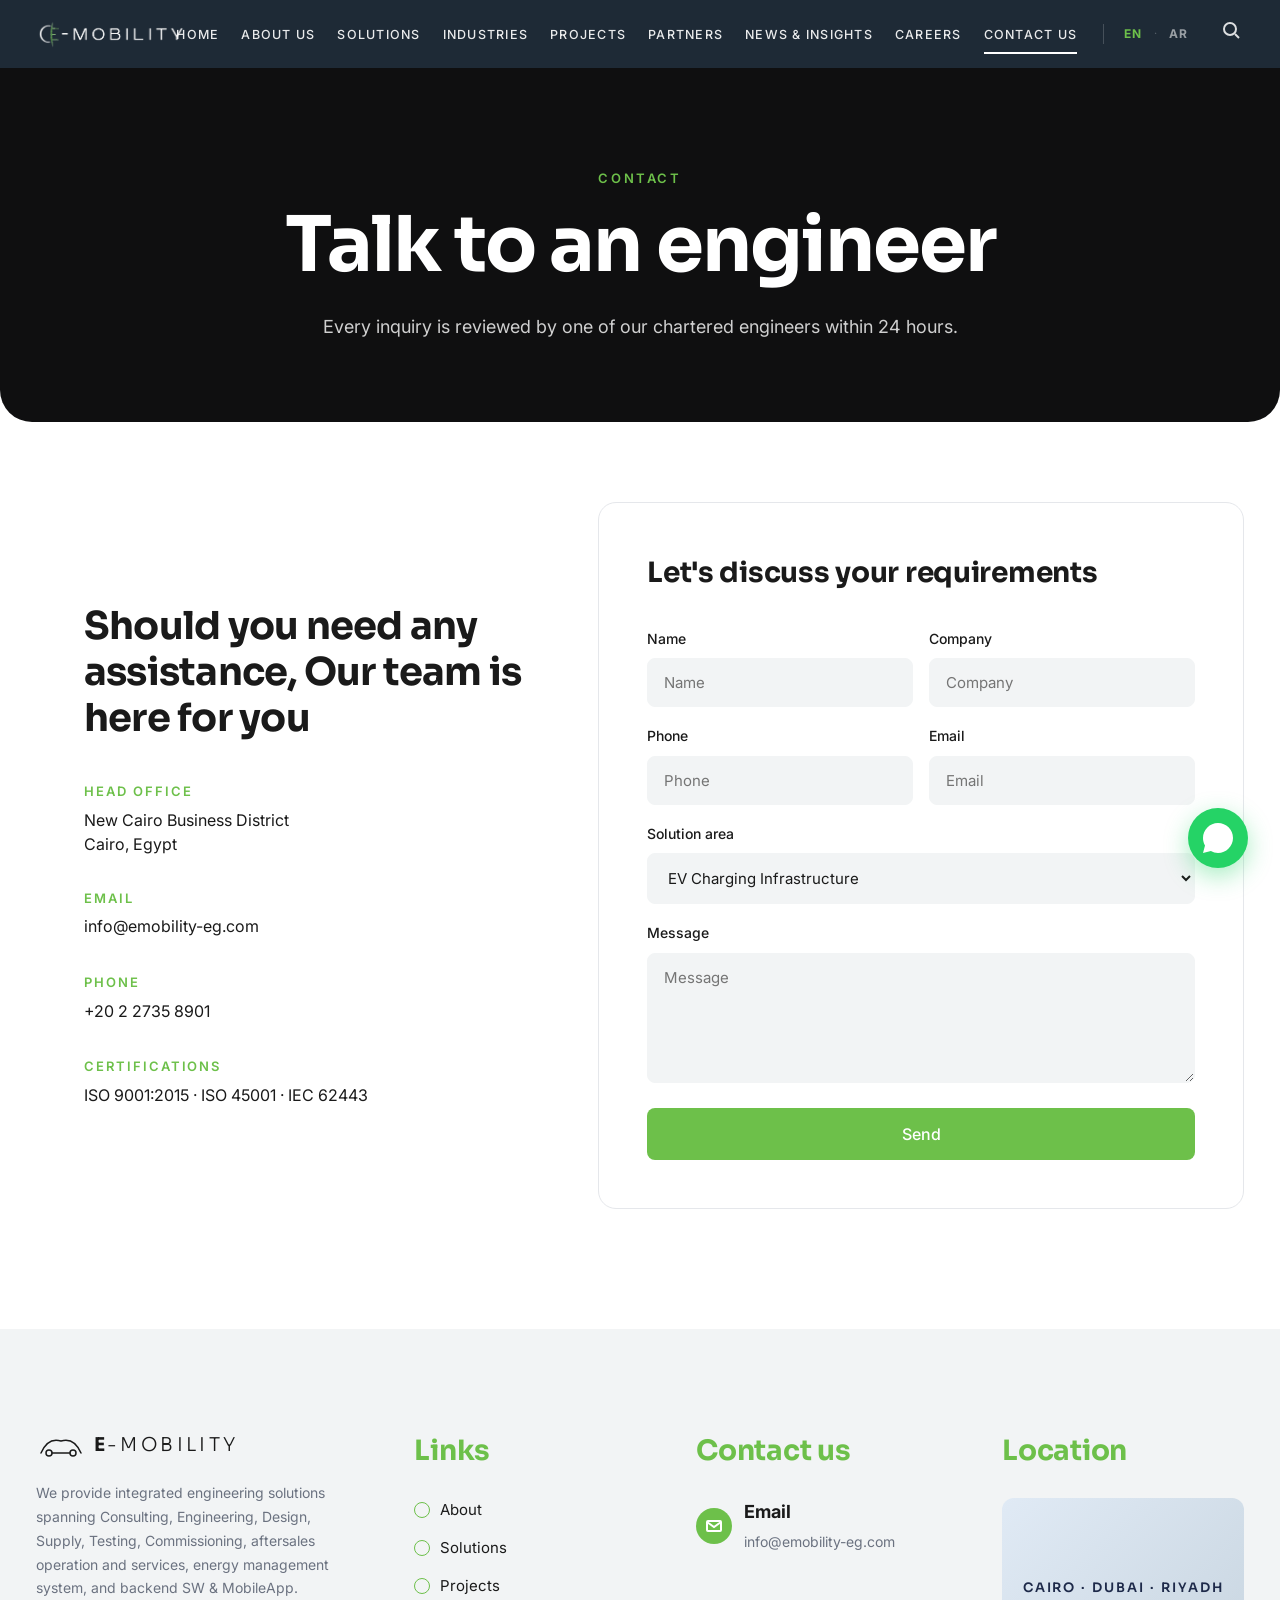
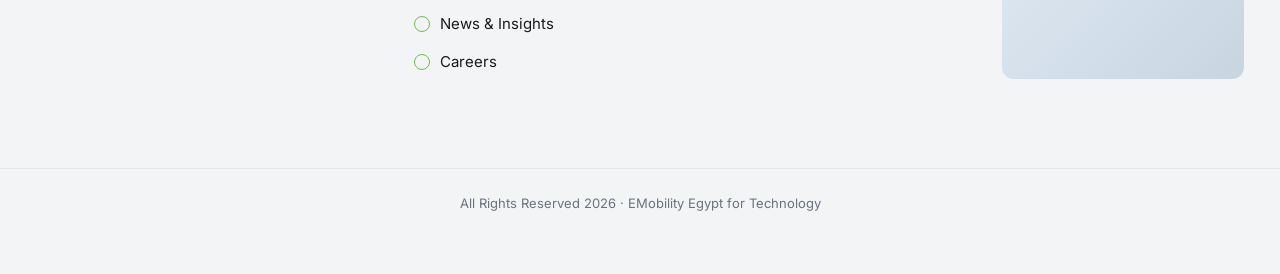
<file: contact.html>
<!DOCTYPE html>
<html lang="en">
<head>
<meta charset="UTF-8" />
<meta name="viewport" content="width=device-width, initial-scale=1.0" />
<title>Contact Us — EMobility Egypt for Technology</title>
<link rel="preconnect" href="https://fonts.googleapis.com">
<link rel="preconnect" href="https://fonts.gstatic.com" crossorigin>
<link href="https://fonts.googleapis.com/css2?family=Sora:wght@400;500;600;700;800&family=Inter:wght@400;500;600;700&display=swap" rel="stylesheet">
<link rel="stylesheet" href="style.css">
</head>
<body>

<nav class="top">
  <div class="nav-inner">
    <a class="logo" href="index.html">
      <div class="logo-icon">
        <img src="public/logo_white.png" alt="EMobility logo" style="max-width:150px; height:auto;" />
      </div>
    </a>
    <ul class="nav-links">
      <li><a href="index.html" data-page="index">HOME</a></li>
      <li><a href="about.html" data-page="about">ABOUT US</a></li>
      <li><a href="solutions.html" data-page="solutions">SOLUTIONS</a></li>
      <li><a href="industries.html" data-page="industries">INDUSTRIES</a></li>
      <li><a href="projects.html" data-page="projects">PROJECTS</a></li>
      <li><a href="partners.html" data-page="partners">PARTNERS</a></li>
      <li><a href="news.html" data-page="news">NEWS &amp; INSIGHTS</a></li>
      <li><a href="careers.html" data-page="careers">CAREERS</a></li>
      <li><a href="contact.html" data-page="contact">CONTACT US</a></li>
      <li class="lang-switch">
        <button class="lang-btn active" data-lang="en">EN</button>
        <span class="lang-sep">·</span>
        <button class="lang-btn" data-lang="ar">AR</button>
      </li>
      <li><span class="nav-search">
        <svg width="18" height="18" viewBox="0 0 18 18" fill="none" stroke="currentColor" stroke-width="2"><circle cx="8" cy="8" r="6"/><path d="M13 13L17 17"/></svg>
      </span></li>
    </ul>
  </div>
</nav>

<main>

  <section class="page-hero">
    <div class="container">
      <div class="eyebrow" data-i18n="eyebrow.contact">CONTACT</div>
      <h1 data-i18n="contact.hero.title">Talk to an engineer</h1>
      <p data-i18n="contact.hero.subtitle">Every inquiry is reviewed by one of our chartered engineers within 24 hours.</p>
    </div>
  </section>

  <section class="contact-section" style="padding-top: 80px;">
    <div class="contact-grid">
      <div class="contact-side">
        <h2 class="display" data-i18n="home.contactPrompt.title">Should you need any assistance, Our team is here for you</h2>
        <div style="margin-bottom: 32px;">
          <div style="font-size: 13px; color: var(--green); font-weight: 600; letter-spacing: 0.15em; margin-bottom: 6px;">HEAD OFFICE</div>
          <div style="color: var(--ink); font-size: 16px; line-height: 1.5;">New Cairo Business District<br/>Cairo, Egypt</div>
        </div>
        <div style="margin-bottom: 32px;">
          <div style="font-size: 13px; color: var(--green); font-weight: 600; letter-spacing: 0.15em; margin-bottom: 6px;">EMAIL</div>
          <div style="color: var(--ink); font-size: 16px;">info@emobility-eg.com</div>
        </div>
        <div style="margin-bottom: 32px;">
          <div style="font-size: 13px; color: var(--green); font-weight: 600; letter-spacing: 0.15em; margin-bottom: 6px;">PHONE</div>
          <div style="color: var(--ink); font-size: 16px;">+20 2 2735 8901</div>
        </div>
        <div>
          <div style="font-size: 13px; color: var(--green); font-weight: 600; letter-spacing: 0.15em; margin-bottom: 6px;">CERTIFICATIONS</div>
          <div style="color: var(--ink); font-size: 16px;">ISO 9001:2015 · ISO 45001 · IEC 62443</div>
        </div>
      </div>

      <form class="contact-form-card" onsubmit="event.preventDefault(); const b=this.querySelector('.form-submit'); b.textContent='Sent ✓'; b.style.background='#5BA838'">
        <h3 class="display" data-i18n="form.title">Lets Discuss your requirements</h3>
        <div class="form-row">
          <div class="field"><label>Name</label><input type="text" placeholder="Name"/></div>
          <div class="field"><label>Company</label><input type="text" placeholder="Company"/></div>
        </div>
        <div class="form-row">
          <div class="field"><label>Phone</label><input type="tel" placeholder="Phone"/></div>
          <div class="field"><label>Email</label><input type="email" placeholder="Email"/></div>
        </div>
        <div class="field"><label>Solution area</label>
          <select>
            <option>EV Charging Infrastructure</option>
            <option>Industrial Automation & SCADA</option>
            <option>Electrical Distribution Systems</option>
            <option>Critical Power & UPS</option>
            <option>Smart Infrastructure & BMS</option>
            <option>Engineering Studies & Consultancy</option>
          </select>
        </div>
        <div class="field"><label>Message</label><textarea placeholder="Message"></textarea></div>
        <button type="submit" class="form-submit">Send</button>
      </form>
    </div>
  </section>

</main>

<footer>
  <div class="footer-grid">
    <div class="footer-brand">
      <div class="logo" style="cursor: default;">
        <div class="logo-icon">
          <svg viewBox="0 0 50 32" fill="none">
            <path d="M5 24 Q12 8, 25 12 Q38 8, 45 24" stroke="#1A1A1A" stroke-width="1.5" stroke-linecap="round"/>
            <circle cx="13" cy="24" r="3" fill="none" stroke="#1A1A1A" stroke-width="1.5"/>
            <circle cx="37" cy="24" r="3" fill="none" stroke="#1A1A1A" stroke-width="1.5"/>
            <path d="M16 24 L34 24" stroke="#1A1A1A" stroke-width="1.5"/>
          </svg>
        </div>
        <div class="logo-text" style="color: var(--ink);"><strong>E</strong>-MOBILITY</div>
      </div>
      <p>We provide integrated engineering solutions spanning Consulting, Engineering, Design, Supply, Testing, Commissioning, aftersales operation and services, energy management system, and backend SW & MobileApp.</p>
    </div>
    <div class="footer-col">
      <h4>Links</h4>
      <ul>
        <li><a href="about.html">About</a></li>
        <li><a href="solutions.html">Solutions</a></li>
        <li><a href="projects.html">Projects</a></li>
        <li><a href="news.html">News & Insights</a></li>
        <li><a href="careers.html">Careers</a></li>
      </ul>
    </div>
    <div class="footer-col footer-contact">
      <h4>Contact us</h4>
      <div class="email-row">
        <div class="email-icon">
          <svg viewBox="0 0 18 18" fill="none" stroke="white" stroke-width="2"><rect x="2" y="4" width="14" height="10" rx="1"/><path d="M2 5l7 5 7-5"/></svg>
        </div>
        <div>
          <div class="email-text">Email</div>
          <div class="email-addr">info@emobility-eg.com</div>
        </div>
      </div>
    </div>
    <div class="footer-col">
      <h4>Location</h4>
      <div class="footer-map"></div>
    </div>
  </div>
  <div class="footer-bottom">All Rights Reserved 2026 · EMobility Egypt for Technology</div>
</footer>

<a class="whatsapp-float" href="#" aria-label="Chat on WhatsApp">
  <svg viewBox="0 0 24 24"><path d="M17.5 14.4c-.3-.1-1.7-.8-2-.9-.3-.1-.5-.1-.7.1-.2.3-.7.9-.9 1.1-.2.2-.3.2-.6.1-.3-.1-1.2-.4-2.3-1.4-.8-.7-1.4-1.7-1.6-2-.2-.3 0-.4.1-.6.1-.1.3-.3.4-.5.1-.2.2-.3.3-.5.1-.2 0-.4 0-.5 0-.1-.7-1.7-.9-2.3-.2-.6-.5-.5-.7-.5h-.6c-.2 0-.5.1-.8.4-.3.3-1 1-1 2.4 0 1.4 1 2.7 1.2 2.9.1.2 2 3 4.8 4.2.7.3 1.2.5 1.6.6.7.2 1.3.2 1.8.1.6-.1 1.7-.7 1.9-1.3.2-.6.2-1.2.2-1.3-.1-.1-.2-.2-.5-.3zM12 0C5.4 0 0 5.4 0 12c0 2.1.5 4.1 1.6 5.9L0 24l6.3-1.6c1.7 1 3.6 1.5 5.7 1.5 6.6 0 12-5.4 12-12S18.6 0 12 0z"/></svg>
</a>

<script src="translations.js"></script>
<script src="animations.js"></script>

</body>
</html>
</file>
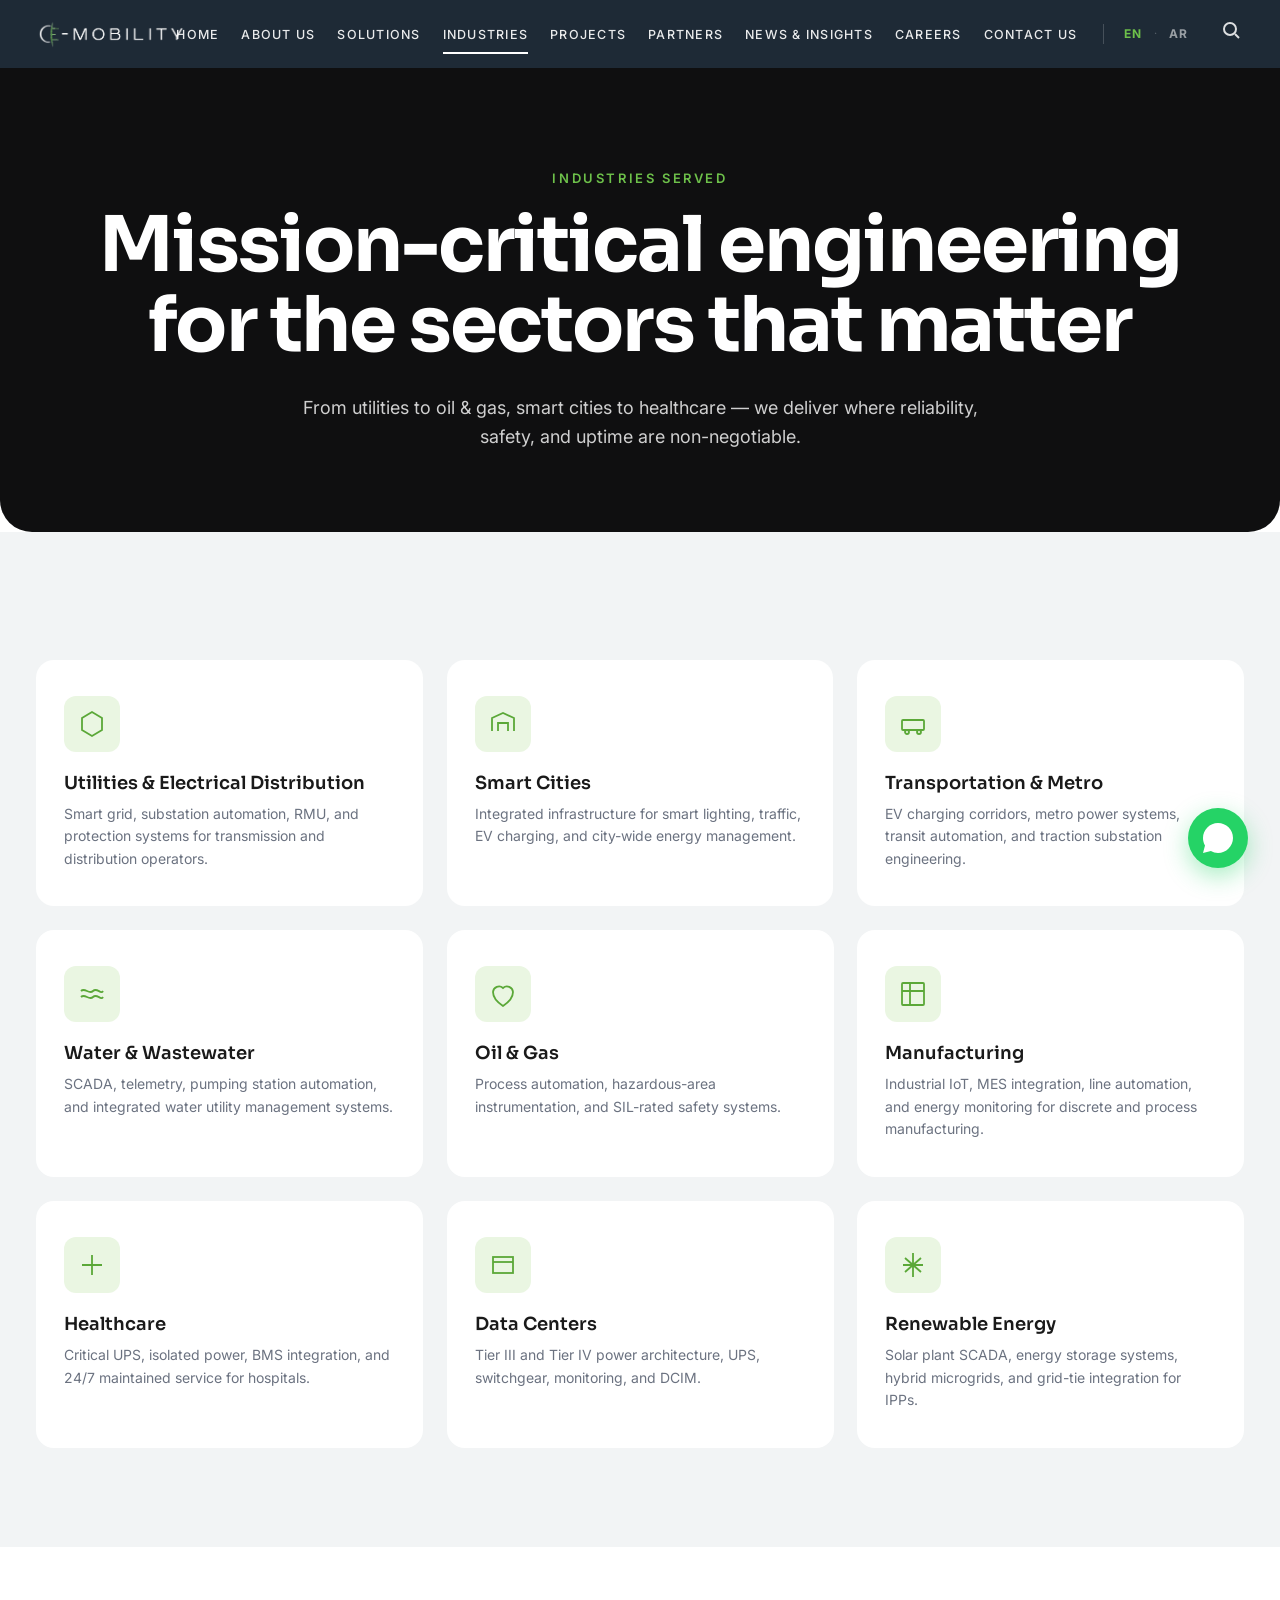
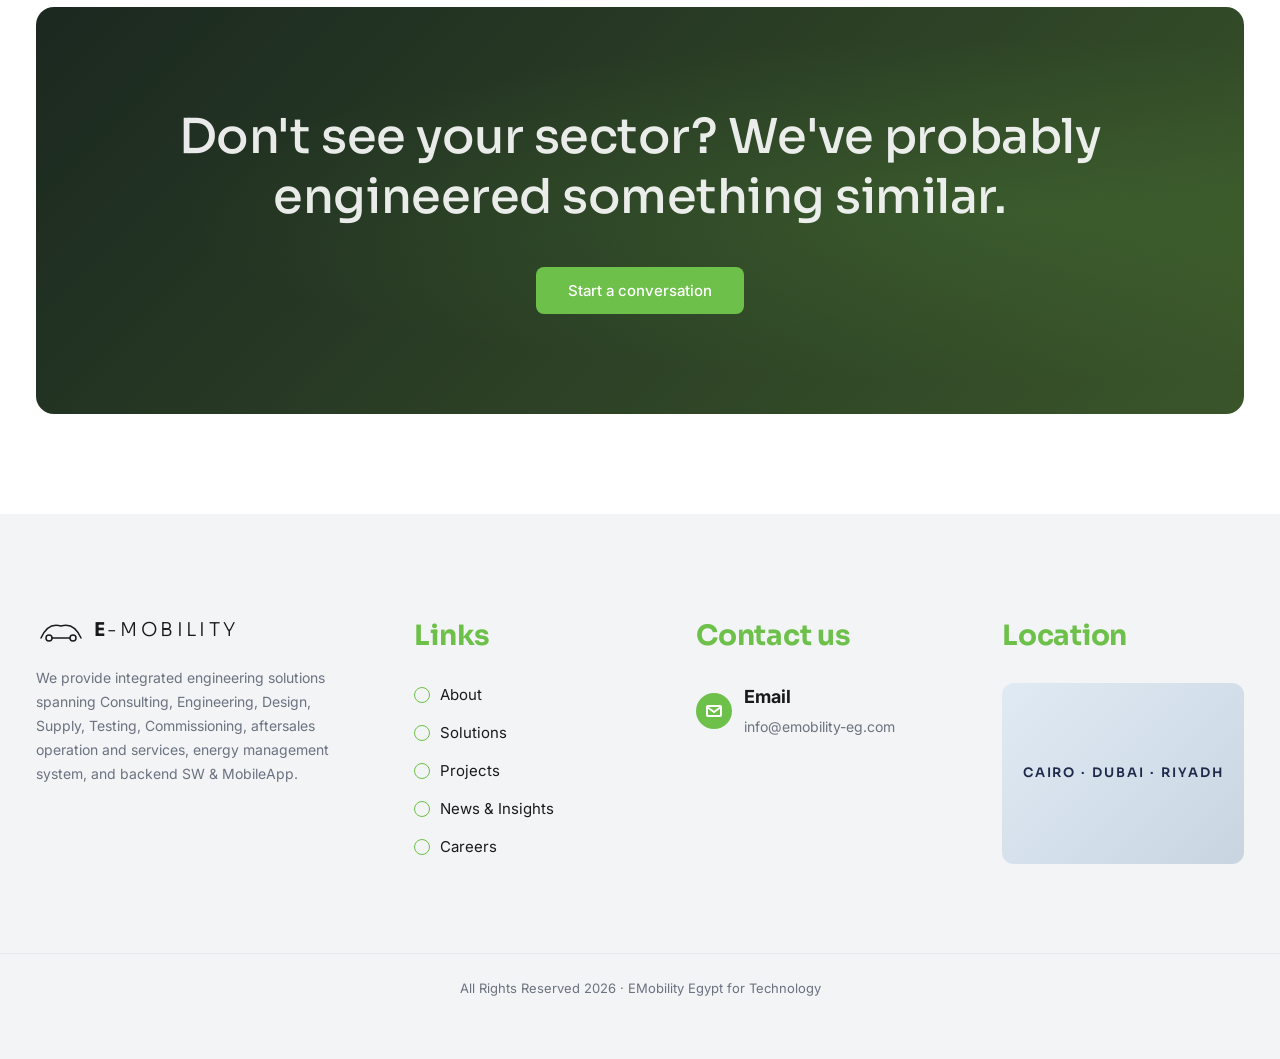
<file: industries.html>
<!DOCTYPE html>
<html lang="en">
<head>
<meta charset="UTF-8" />
<meta name="viewport" content="width=device-width, initial-scale=1.0" />
<title>Industries — EMobility Egypt for Technology</title>
<link rel="preconnect" href="https://fonts.googleapis.com">
<link rel="preconnect" href="https://fonts.gstatic.com" crossorigin>
<link href="https://fonts.googleapis.com/css2?family=Sora:wght@400;500;600;700;800&family=Inter:wght@400;500;600;700&display=swap" rel="stylesheet">
<link rel="stylesheet" href="style.css">
</head>
<body>

<nav class="top">
  <div class="nav-inner">
    <a class="logo" href="index.html">
      <div class="logo-icon">
        <img src="public/logo_white.png" alt="EMobility logo" style="max-width:150px; height:auto;" />
      </div>
    </a>
    <ul class="nav-links">
      <li><a href="index.html" data-page="index">HOME</a></li>
      <li><a href="about.html" data-page="about">ABOUT US</a></li>
      <li><a href="solutions.html" data-page="solutions">SOLUTIONS</a></li>
      <li><a href="industries.html" data-page="industries">INDUSTRIES</a></li>
      <li><a href="projects.html" data-page="projects">PROJECTS</a></li>
      <li><a href="partners.html" data-page="partners">PARTNERS</a></li>
      <li><a href="news.html" data-page="news">NEWS &amp; INSIGHTS</a></li>
      <li><a href="careers.html" data-page="careers">CAREERS</a></li>
      <li><a href="contact.html" data-page="contact">CONTACT US</a></li>
      <li class="lang-switch">
        <button class="lang-btn active" data-lang="en">EN</button>
        <span class="lang-sep">·</span>
        <button class="lang-btn" data-lang="ar">AR</button>
      </li>
      <li><span class="nav-search">
        <svg width="18" height="18" viewBox="0 0 18 18" fill="none" stroke="currentColor" stroke-width="2"><circle cx="8" cy="8" r="6"/><path d="M13 13L17 17"/></svg>
      </span></li>
    </ul>
  </div>
</nav>

<main>

  <section class="page-hero">
    <div class="container">
      <div class="eyebrow" data-i18n="eyebrow.industries">INDUSTRIES SERVED</div>
      <h1 data-i18n="industries.hero.title">Mission-critical engineering for the sectors that matter</h1>
      <p data-i18n="industries.hero.subtitle">From utilities to oil &amp; gas, smart cities to healthcare — we deliver where reliability, safety, and uptime are non-negotiable.</p>
    </div>
  </section>

  <section class="industries-section" style="padding-top: 80px;">
    <div class="industries-grid" style="grid-template-columns: repeat(3, 1fr); gap: 24px;">
      <div class="industry-card" style="text-align: left; padding: 36px 28px;">
        <div class="industry-icon" style="margin: 0 0 20px;"><svg viewBox="0 0 28 28" stroke-width="1.8"><path d="M14 2L4 8v12l10 6 10-6V8L14 2z"/></svg></div>
        <h4 style="font-size: 18px; margin-bottom: 8px;">Utilities & Electrical Distribution</h4>
        <p style="font-size: 14px; color: var(--gray-text); line-height: 1.6;">Smart grid, substation automation, RMU, and protection systems for transmission and distribution operators.</p>
      </div>
      <div class="industry-card" style="text-align: left; padding: 36px 28px;">
        <div class="industry-icon" style="margin: 0 0 20px;"><svg viewBox="0 0 28 28" stroke-width="1.8"><path d="M3 21V8l11-5 11 5v13M9 21V13h10v8"/></svg></div>
        <h4 style="font-size: 18px; margin-bottom: 8px;">Smart Cities</h4>
        <p style="font-size: 14px; color: var(--gray-text); line-height: 1.6;">Integrated infrastructure for smart lighting, traffic, EV charging, and city-wide energy management.</p>
      </div>
      <div class="industry-card" style="text-align: left; padding: 36px 28px;">
        <div class="industry-icon" style="margin: 0 0 20px;"><svg viewBox="0 0 28 28" stroke-width="1.8"><rect x="3" y="10" width="22" height="10" rx="1"/><circle cx="8" cy="22" r="2"/><circle cx="20" cy="22" r="2"/></svg></div>
        <h4 style="font-size: 18px; margin-bottom: 8px;">Transportation & Metro</h4>
        <p style="font-size: 14px; color: var(--gray-text); line-height: 1.6;">EV charging corridors, metro power systems, transit automation, and traction substation engineering.</p>
      </div>
      <div class="industry-card" style="text-align: left; padding: 36px 28px;">
        <div class="industry-icon" style="margin: 0 0 20px;"><svg viewBox="0 0 28 28" stroke-width="1.8"><path d="M3 17c4-4 8 4 12 0s8 4 10 0M3 11c4-4 8 4 12 0s8 4 10 0"/></svg></div>
        <h4 style="font-size: 18px; margin-bottom: 8px;">Water & Wastewater</h4>
        <p style="font-size: 14px; color: var(--gray-text); line-height: 1.6;">SCADA, telemetry, pumping station automation, and integrated water utility management systems.</p>
      </div>
      <div class="industry-card" style="text-align: left; padding: 36px 28px;">
        <div class="industry-icon" style="margin: 0 0 20px;"><svg viewBox="0 0 28 28" stroke-width="1.8"><path d="M14 26C8 22 4 18 4 12a6 6 0 0110-4 6 6 0 0110 4c0 6-4 10-10 14z"/></svg></div>
        <h4 style="font-size: 18px; margin-bottom: 8px;">Oil & Gas</h4>
        <p style="font-size: 14px; color: var(--gray-text); line-height: 1.6;">Process automation, hazardous-area instrumentation, and SIL-rated safety systems.</p>
      </div>
      <div class="industry-card" style="text-align: left; padding: 36px 28px;">
        <div class="industry-icon" style="margin: 0 0 20px;"><svg viewBox="0 0 28 28" stroke-width="1.8"><rect x="3" y="3" width="22" height="22" rx="1"/><path d="M3 11h22M11 3v22"/></svg></div>
        <h4 style="font-size: 18px; margin-bottom: 8px;">Manufacturing</h4>
        <p style="font-size: 14px; color: var(--gray-text); line-height: 1.6;">Industrial IoT, MES integration, line automation, and energy monitoring for discrete and process manufacturing.</p>
      </div>
      <div class="industry-card" style="text-align: left; padding: 36px 28px;">
        <div class="industry-icon" style="margin: 0 0 20px;"><svg viewBox="0 0 28 28" stroke-width="1.8"><path d="M14 4v20M4 14h20"/></svg></div>
        <h4 style="font-size: 18px; margin-bottom: 8px;">Healthcare</h4>
        <p style="font-size: 14px; color: var(--gray-text); line-height: 1.6;">Critical UPS, isolated power, BMS integration, and 24/7 maintained service for hospitals.</p>
      </div>
      <div class="industry-card" style="text-align: left; padding: 36px 28px;">
        <div class="industry-icon" style="margin: 0 0 20px;"><svg viewBox="0 0 28 28" stroke-width="1.8"><rect x="4" y="6" width="20" height="16"/><path d="M4 11h20"/></svg></div>
        <h4 style="font-size: 18px; margin-bottom: 8px;">Data Centers</h4>
        <p style="font-size: 14px; color: var(--gray-text); line-height: 1.6;">Tier III and Tier IV power architecture, UPS, switchgear, monitoring, and DCIM.</p>
      </div>
      <div class="industry-card" style="text-align: left; padding: 36px 28px;">
        <div class="industry-icon" style="margin: 0 0 20px;"><svg viewBox="0 0 28 28" stroke-width="1.8"><path d="M14 2v24M4 14h20M6 7l16 14M22 7L6 21"/></svg></div>
        <h4 style="font-size: 18px; margin-bottom: 8px;">Renewable Energy</h4>
        <p style="font-size: 14px; color: var(--gray-text); line-height: 1.6;">Solar plant SCADA, energy storage systems, hybrid microgrids, and grid-tie integration for IPPs.</p>
      </div>
    </div>
  </section>

  <section class="cta-banner">
    <div class="cta-banner-inner">
      <h2 class="display" data-i18n="industries.cta.title">Don't see your sector? We've probably engineered something similar.</h2>
      <a class="btn btn-primary" href="contact.html" data-i18n="cta.startConversation">Start a conversation</a>
    </div>
  </section>

</main>

<footer>
  <div class="footer-grid">
    <div class="footer-brand">
      <div class="logo" style="cursor: default;">
        <div class="logo-icon">
          <svg viewBox="0 0 50 32" fill="none">
            <path d="M5 24 Q12 8, 25 12 Q38 8, 45 24" stroke="#1A1A1A" stroke-width="1.5" stroke-linecap="round"/>
            <circle cx="13" cy="24" r="3" fill="none" stroke="#1A1A1A" stroke-width="1.5"/>
            <circle cx="37" cy="24" r="3" fill="none" stroke="#1A1A1A" stroke-width="1.5"/>
            <path d="M16 24 L34 24" stroke="#1A1A1A" stroke-width="1.5"/>
          </svg>
        </div>
        <div class="logo-text" style="color: var(--ink);"><strong>E</strong>-MOBILITY</div>
      </div>
      <p>We provide integrated engineering solutions spanning Consulting, Engineering, Design, Supply, Testing, Commissioning, aftersales operation and services, energy management system, and backend SW & MobileApp.</p>
    </div>
    <div class="footer-col">
      <h4>Links</h4>
      <ul>
        <li><a href="about.html">About</a></li>
        <li><a href="solutions.html">Solutions</a></li>
        <li><a href="projects.html">Projects</a></li>
        <li><a href="news.html">News & Insights</a></li>
        <li><a href="careers.html">Careers</a></li>
      </ul>
    </div>
    <div class="footer-col footer-contact">
      <h4>Contact us</h4>
      <div class="email-row">
        <div class="email-icon">
          <svg viewBox="0 0 18 18" fill="none" stroke="white" stroke-width="2"><rect x="2" y="4" width="14" height="10" rx="1"/><path d="M2 5l7 5 7-5"/></svg>
        </div>
        <div>
          <div class="email-text">Email</div>
          <div class="email-addr">info@emobility-eg.com</div>
        </div>
      </div>
    </div>
    <div class="footer-col">
      <h4>Location</h4>
      <div class="footer-map"></div>
    </div>
  </div>
  <div class="footer-bottom">All Rights Reserved 2026 · EMobility Egypt for Technology</div>
</footer>

<a class="whatsapp-float" href="#" aria-label="Chat on WhatsApp">
  <svg viewBox="0 0 24 24"><path d="M17.5 14.4c-.3-.1-1.7-.8-2-.9-.3-.1-.5-.1-.7.1-.2.3-.7.9-.9 1.1-.2.2-.3.2-.6.1-.3-.1-1.2-.4-2.3-1.4-.8-.7-1.4-1.7-1.6-2-.2-.3 0-.4.1-.6.1-.1.3-.3.4-.5.1-.2.2-.3.3-.5.1-.2 0-.4 0-.5 0-.1-.7-1.7-.9-2.3-.2-.6-.5-.5-.7-.5h-.6c-.2 0-.5.1-.8.4-.3.3-1 1-1 2.4 0 1.4 1 2.7 1.2 2.9.1.2 2 3 4.8 4.2.7.3 1.2.5 1.6.6.7.2 1.3.2 1.8.1.6-.1 1.7-.7 1.9-1.3.2-.6.2-1.2.2-1.3-.1-.1-.2-.2-.5-.3zM12 0C5.4 0 0 5.4 0 12c0 2.1.5 4.1 1.6 5.9L0 24l6.3-1.6c1.7 1 3.6 1.5 5.7 1.5 6.6 0 12-5.4 12-12S18.6 0 12 0z"/></svg>
</a>

<script src="translations.js"></script>
<script src="animations.js"></script>

</body>
</html>
</file>
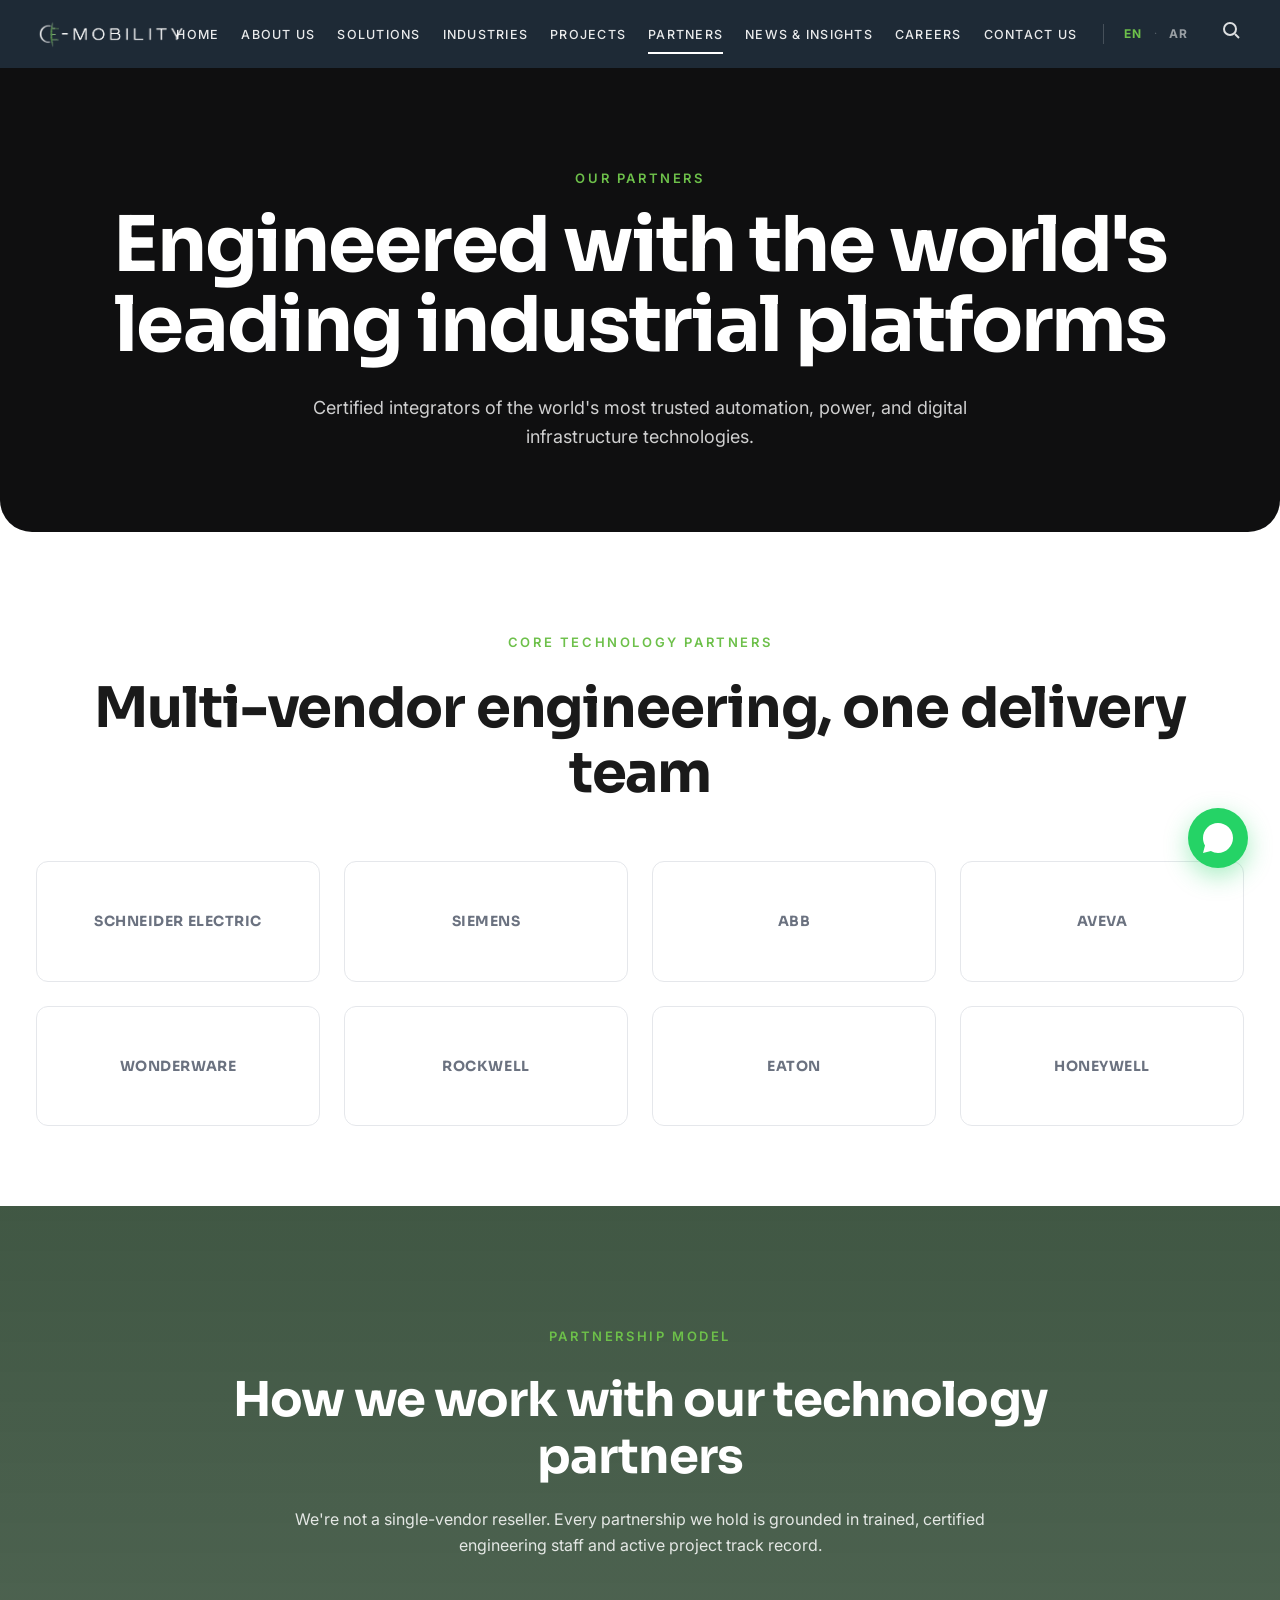
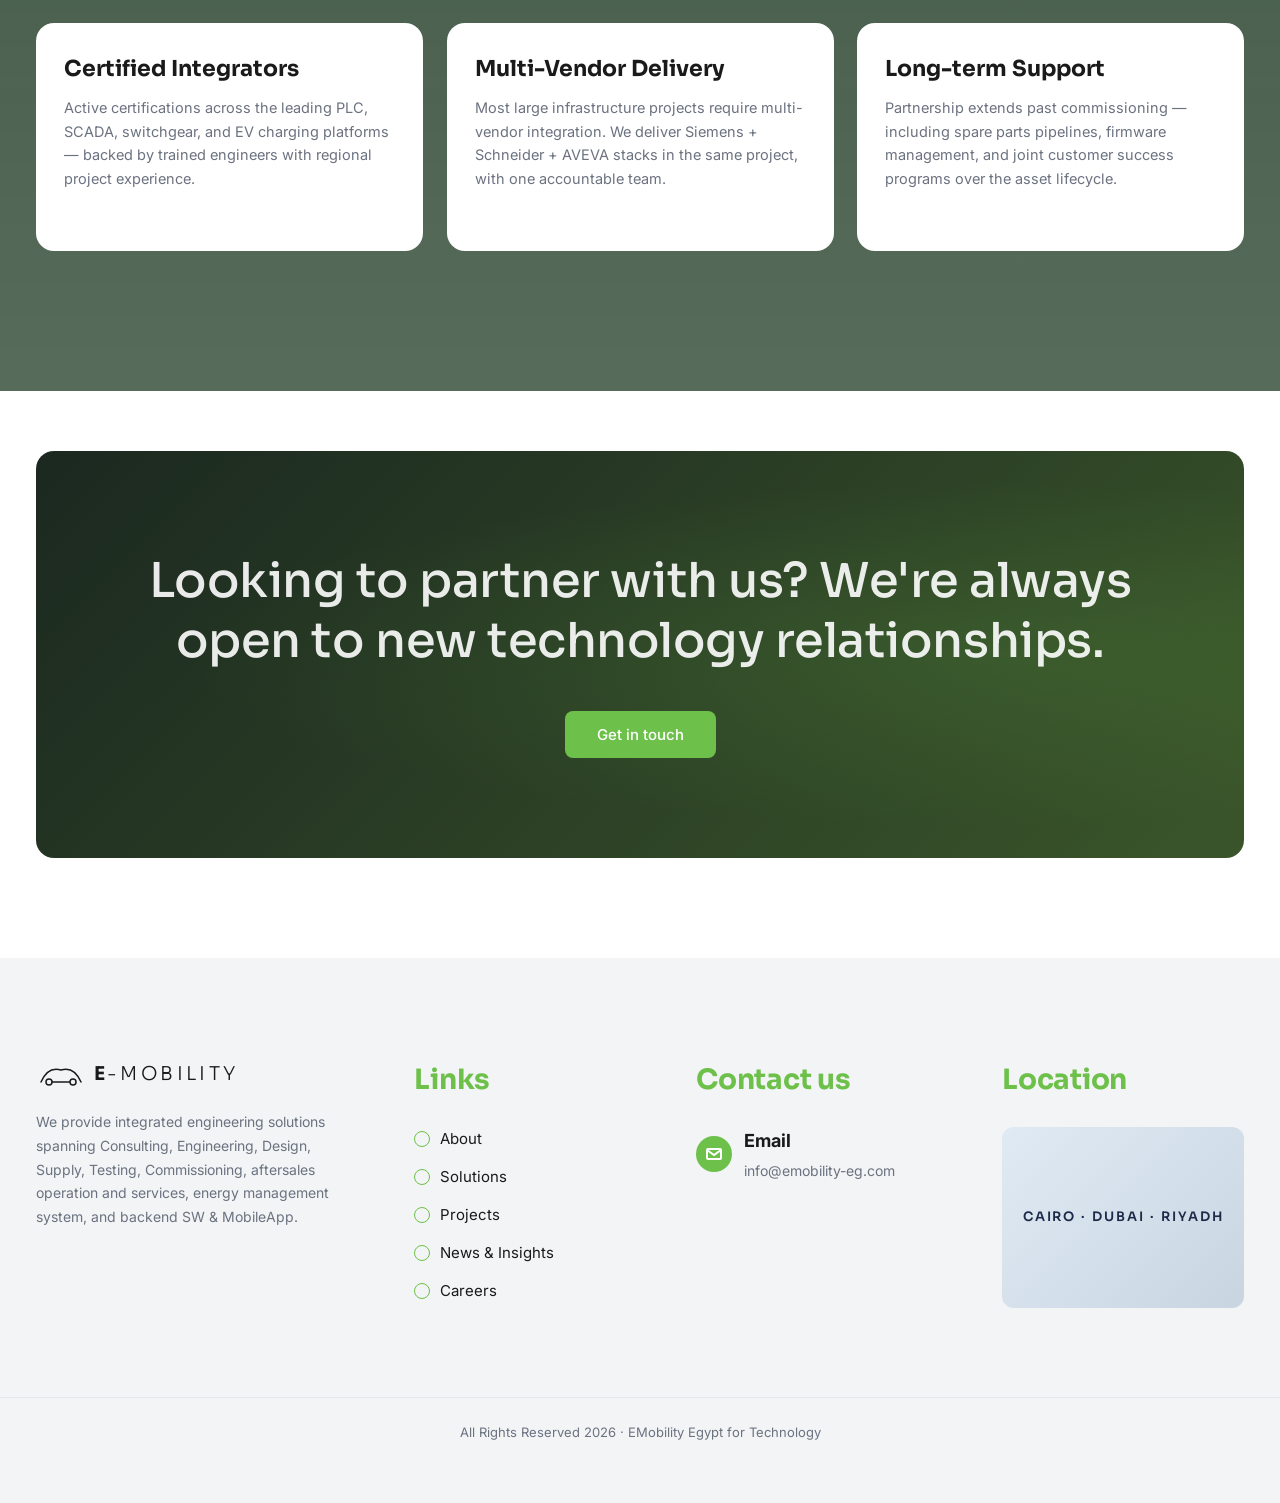
<file: partners.html>
<!DOCTYPE html>
<html lang="en">
<head>
<meta charset="UTF-8" />
<meta name="viewport" content="width=device-width, initial-scale=1.0" />
<title>Partners — EMobility Egypt for Technology</title>
<link rel="preconnect" href="https://fonts.googleapis.com">
<link rel="preconnect" href="https://fonts.gstatic.com" crossorigin>
<link href="https://fonts.googleapis.com/css2?family=Sora:wght@400;500;600;700;800&family=Inter:wght@400;500;600;700&display=swap" rel="stylesheet">
<link rel="stylesheet" href="style.css">
</head>
<body>

<nav class="top">
  <div class="nav-inner">
    <a class="logo" href="index.html">
      <div class="logo-icon">
        <img src="public/logo_white.png" alt="EMobility logo" style="max-width:150px; height:auto;" />
      </div>
    </a>
    <ul class="nav-links">
      <li><a href="index.html" data-page="index">HOME</a></li>
      <li><a href="about.html" data-page="about">ABOUT US</a></li>
      <li><a href="solutions.html" data-page="solutions">SOLUTIONS</a></li>
      <li><a href="industries.html" data-page="industries">INDUSTRIES</a></li>
      <li><a href="projects.html" data-page="projects">PROJECTS</a></li>
      <li><a href="partners.html" data-page="partners">PARTNERS</a></li>
      <li><a href="news.html" data-page="news">NEWS &amp; INSIGHTS</a></li>
      <li><a href="careers.html" data-page="careers">CAREERS</a></li>
      <li><a href="contact.html" data-page="contact">CONTACT US</a></li>
      <li class="lang-switch">
        <button class="lang-btn active" data-lang="en">EN</button>
        <span class="lang-sep">·</span>
        <button class="lang-btn" data-lang="ar">AR</button>
      </li>
      <li><span class="nav-search">
        <svg width="18" height="18" viewBox="0 0 18 18" fill="none" stroke="currentColor" stroke-width="2"><circle cx="8" cy="8" r="6"/><path d="M13 13L17 17"/></svg>
      </span></li>
    </ul>
  </div>
</nav>

<main>

  <section class="page-hero">
    <div class="container">
      <div class="eyebrow" data-i18n="eyebrow.ourPartners">OUR PARTNERS</div>
      <h1 data-i18n="partners.hero.title">Engineered with the world's leading industrial platforms</h1>
      <p data-i18n="partners.hero.subtitle">Certified integrators of the world's most trusted automation, power, and digital infrastructure technologies.</p>
    </div>
  </section>

  <section class="partners-section" style="padding-top: 100px;">
    <div class="container" style="text-align: center;">
      <div class="eyebrow" data-i18n="eyebrow.coreTech">CORE TECHNOLOGY PARTNERS</div>
      <h2 class="section-h" data-i18n="partners.title">Multi-vendor engineering, one delivery team</h2>
    </div>
    <div class="partners-row" style="grid-template-columns: repeat(4, 1fr); gap: 24px; margin-top: 56px;">
      <div class="partner-tile" style="padding: 48px 24px;">SCHNEIDER ELECTRIC</div>
      <div class="partner-tile" style="padding: 48px 24px;">SIEMENS</div>
      <div class="partner-tile" style="padding: 48px 24px;">ABB</div>
      <div class="partner-tile" style="padding: 48px 24px;">AVEVA</div>
      <div class="partner-tile" style="padding: 48px 24px;">WONDERWARE</div>
      <div class="partner-tile" style="padding: 48px 24px;">ROCKWELL</div>
      <div class="partner-tile" style="padding: 48px 24px;">EATON</div>
      <div class="partner-tile" style="padding: 48px 24px;">HONEYWELL</div>
    </div>
  </section>

  <section class="portfolio-section">
    <div class="portfolio-inner">
      <div class="portfolio-header">
        <div class="eyebrow" data-i18n="eyebrow.partnership">PARTNERSHIP MODEL</div>
        <h2>How we work with our technology partners</h2>
        <p>We're not a single-vendor reseller. Every partnership we hold is grounded in trained, certified engineering staff and active project track record.</p>
      </div>
      <div class="portfolio-grid">
        <div class="portfolio-card">
          <div class="portfolio-card-body">
            <h3>Certified Integrators</h3>
            <p>Active certifications across the leading PLC, SCADA, switchgear, and EV charging platforms — backed by trained engineers with regional project experience.</p>
          </div>
        </div>
        <div class="portfolio-card">
          <div class="portfolio-card-body">
            <h3>Multi-Vendor Delivery</h3>
            <p>Most large infrastructure projects require multi-vendor integration. We deliver Siemens + Schneider + AVEVA stacks in the same project, with one accountable team.</p>
          </div>
        </div>
        <div class="portfolio-card">
          <div class="portfolio-card-body">
            <h3>Long-term Support</h3>
            <p>Partnership extends past commissioning — including spare parts pipelines, firmware management, and joint customer success programs over the asset lifecycle.</p>
          </div>
        </div>
      </div>
    </div>
  </section>

  <section class="cta-banner">
    <div class="cta-banner-inner">
      <h2 class="display" data-i18n="partners.cta.title">Looking to partner with us? We're always open to new technology relationships.</h2>
      <a class="btn btn-primary" href="contact.html" data-i18n="cta.getInTouch">Get in touch</a>
    </div>
  </section>

</main>

<footer>
  <div class="footer-grid">
    <div class="footer-brand">
      <div class="logo" style="cursor: default;">
        <div class="logo-icon">
          <svg viewBox="0 0 50 32" fill="none">
            <path d="M5 24 Q12 8, 25 12 Q38 8, 45 24" stroke="#1A1A1A" stroke-width="1.5" stroke-linecap="round"/>
            <circle cx="13" cy="24" r="3" fill="none" stroke="#1A1A1A" stroke-width="1.5"/>
            <circle cx="37" cy="24" r="3" fill="none" stroke="#1A1A1A" stroke-width="1.5"/>
            <path d="M16 24 L34 24" stroke="#1A1A1A" stroke-width="1.5"/>
          </svg>
        </div>
        <div class="logo-text" style="color: var(--ink);"><strong>E</strong>-MOBILITY</div>
      </div>
      <p>We provide integrated engineering solutions spanning Consulting, Engineering, Design, Supply, Testing, Commissioning, aftersales operation and services, energy management system, and backend SW & MobileApp.</p>
    </div>
    <div class="footer-col">
      <h4>Links</h4>
      <ul>
        <li><a href="about.html">About</a></li>
        <li><a href="solutions.html">Solutions</a></li>
        <li><a href="projects.html">Projects</a></li>
        <li><a href="news.html">News & Insights</a></li>
        <li><a href="careers.html">Careers</a></li>
      </ul>
    </div>
    <div class="footer-col footer-contact">
      <h4>Contact us</h4>
      <div class="email-row">
        <div class="email-icon">
          <svg viewBox="0 0 18 18" fill="none" stroke="white" stroke-width="2"><rect x="2" y="4" width="14" height="10" rx="1"/><path d="M2 5l7 5 7-5"/></svg>
        </div>
        <div>
          <div class="email-text">Email</div>
          <div class="email-addr">info@emobility-eg.com</div>
        </div>
      </div>
    </div>
    <div class="footer-col">
      <h4>Location</h4>
      <div class="footer-map"></div>
    </div>
  </div>
  <div class="footer-bottom">All Rights Reserved 2026 · EMobility Egypt for Technology</div>
</footer>

<a class="whatsapp-float" href="#" aria-label="Chat on WhatsApp">
  <svg viewBox="0 0 24 24"><path d="M17.5 14.4c-.3-.1-1.7-.8-2-.9-.3-.1-.5-.1-.7.1-.2.3-.7.9-.9 1.1-.2.2-.3.2-.6.1-.3-.1-1.2-.4-2.3-1.4-.8-.7-1.4-1.7-1.6-2-.2-.3 0-.4.1-.6.1-.1.3-.3.4-.5.1-.2.2-.3.3-.5.1-.2 0-.4 0-.5 0-.1-.7-1.7-.9-2.3-.2-.6-.5-.5-.7-.5h-.6c-.2 0-.5.1-.8.4-.3.3-1 1-1 2.4 0 1.4 1 2.7 1.2 2.9.1.2 2 3 4.8 4.2.7.3 1.2.5 1.6.6.7.2 1.3.2 1.8.1.6-.1 1.7-.7 1.9-1.3.2-.6.2-1.2.2-1.3-.1-.1-.2-.2-.5-.3zM12 0C5.4 0 0 5.4 0 12c0 2.1.5 4.1 1.6 5.9L0 24l6.3-1.6c1.7 1 3.6 1.5 5.7 1.5 6.6 0 12-5.4 12-12S18.6 0 12 0z"/></svg>
</a>

<script src="translations.js"></script>
<script src="animations.js"></script>

</body>
</html>
</file>
<file: style.css>
/* ===== EMOBILITY EGYPT — SHARED STYLES ===== */

@import url('https://fonts.googleapis.com/css2?family=Cairo:wght@400;500;600;700;800&display=swap');

:root {
  --black:        #0F0F10;
  --nav-dark:     #1E2A36;
  --ink:          #1A1A1A;
  --gray-text:    #6B7280;
  --gray-light:   #F2F4F5;
  --gray-border:  #E5E7EB;
  --white:        #FFFFFF;

  --green:        #6DC04A;
  --green-hover:  #5BA838;
  --green-soft:   #A8D8B0;
  --green-tint:   #EAF6E2;

  --olive-dark:   #2F3A2D;
  --olive-mid:    #3F5A2F;

  --blue:         #1E2A4A;
  --blue-circle:  #6B7C95;

  --radius-card:  18px;
  --radius-btn:   8px;
  --shadow-soft:  0 8px 24px rgba(0,0,0,0.06);
}

* { margin: 0; padding: 0; box-sizing: border-box; }
html { scroll-behavior: smooth; }

body {
  background: var(--white);
  color: var(--ink);
  font-family: 'Inter', sans-serif;
  font-size: 16px;
  line-height: 1.6;
  -webkit-font-smoothing: antialiased;
  overflow-x: hidden;
}

.display { font-family: 'Sora', sans-serif; letter-spacing: -0.015em; }
img { max-width: 100%; display: block; }
a { color: inherit; text-decoration: none; }
button { cursor: pointer; font-family: inherit; border: none; background: none; }

/* ===== NAVIGATION ===== */
nav.top {
  background: var(--nav-dark);
  padding: 18px 0;
  position: sticky;
  top: 0;
  z-index: 100;
}
.nav-inner {
  max-width: 1320px;
  margin: 0 auto;
  padding: 0 36px;
  display: flex;
  align-items: center;
  justify-content: space-between;
}
.logo {
  display: flex;
  align-items: center;
  gap: 8px;
  cursor: pointer;
}
.logo-icon { width: 50px; height: 32px; }
.logo-text {
  color: var(--white);
  font-family: 'Sora', sans-serif;
  font-weight: 300;
  font-size: 19px;
  letter-spacing: 0.18em;
}
.logo-text strong { font-weight: 700; letter-spacing: 0.1em; }

.nav-links {
  display: flex;
  gap: 22px;
  list-style: none;
  align-items: center;
}
.nav-links a {
  color: rgba(255,255,255,0.9);
  font-family: 'Inter', sans-serif;
  font-size: 12.5px;
  font-weight: 500;
  letter-spacing: 0.1em;
  text-transform: uppercase;
  padding: 8px 0;
  position: relative;
  cursor: pointer;
  transition: color 0.2s;
  white-space: nowrap;
}
.nav-links a:hover { color: var(--green); }
.nav-links a.active::after {
  content: '';
  position: absolute;
  bottom: -4px;
  left: 0;
  right: 0;
  height: 2px;
  background: var(--white);
}
.nav-search {
  color: rgba(255,255,255,0.85);
  cursor: pointer;
  padding: 4px;
}
.nav-search:hover { color: var(--green); }

/* ===== LAYOUT ===== */
main { position: relative; }
.container { max-width: 1320px; margin: 0 auto; padding: 0 36px; }

.eyebrow {
  font-family: 'Inter', sans-serif;
  font-size: 13px;
  font-weight: 600;
  color: var(--green);
  letter-spacing: 0.2em;
  text-transform: uppercase;
  margin-bottom: 24px;
  text-align: center;
}
.eyebrow.left { text-align: left; }

.section-h {
  font-family: 'Sora', sans-serif;
  font-size: clamp(36px, 4.5vw, 56px);
  font-weight: 700;
  line-height: 1.15;
  letter-spacing: -0.02em;
  color: var(--ink);
  margin-bottom: 20px;
}
.section-sub {
  color: var(--gray-text);
  font-size: 17px;
  line-height: 1.7;
  max-width: 720px;
}
.section-sub.center { margin: 0 auto; text-align: center; }

/* ===== BUTTONS ===== */
.btn {
  display: inline-flex;
  align-items: center;
  justify-content: center;
  gap: 8px;
  padding: 16px 32px;
  font-family: 'Inter', sans-serif;
  font-size: 15px;
  font-weight: 500;
  border-radius: var(--radius-btn);
  transition: all 0.2s ease;
  line-height: 1;
}
.btn-primary { background: var(--green); color: var(--white); }
.btn-primary:hover { background: var(--green-hover); transform: translateY(-1px); }
.btn-outline-white {
  background: transparent;
  color: var(--white);
  border: 1.5px solid var(--white);
}
.btn-outline-white:hover { background: var(--white); color: var(--black); }
.btn-outline-dark {
  background: transparent;
  color: var(--ink);
  border: 1.5px solid var(--ink);
}
.btn-outline-dark:hover { background: var(--ink); color: var(--white); }
.btn-small { padding: 11px 22px; font-size: 14px; }

/* ===== HERO ===== */
.hero {
  background: var(--black);
  min-height: 720px;
  padding: 100px 0 140px;
  position: relative;
  overflow: hidden;
  border-bottom-left-radius: 32px;
  border-bottom-right-radius: 32px;
}
.hero::after {
  content: '';
  position: absolute;
  inset: 0;
  background:
    radial-gradient(ellipse at 80% 50%, rgba(109, 192, 74, 0.06) 0%, transparent 50%),
    radial-gradient(ellipse at 10% 100%, rgba(109, 192, 74, 0.04) 0%, transparent 40%);
  pointer-events: none;
}
.hero-inner {
  max-width: 1320px;
  margin: 0 auto;
  padding: 0 36px;
  position: relative;
  z-index: 2;
}
.hero-eyebrow {
  color: rgba(255,255,255,0.7);
  font-size: 13px;
  font-weight: 500;
  letter-spacing: 0.22em;
  text-transform: uppercase;
  margin-bottom: 40px;
}
.hero h1 {
  font-family: 'Sora', sans-serif;
  color: var(--white);
  font-size: clamp(56px, 8vw, 112px);
  font-weight: 700;
  line-height: 0.95;
  letter-spacing: -0.03em;
  margin-bottom: 32px;
  max-width: 1100px;
}
.hero p {
  color: var(--white);
  font-size: clamp(18px, 2vw, 26px);
  font-weight: 500;
  margin-bottom: 56px;
  max-width: 700px;
  line-height: 1.45;
}
.hero-ctas { display: flex; gap: 16px; flex-wrap: wrap; }

/* ===== STATS CARDS ROW ===== */
.stats-cards { background: var(--gray-light); padding: 80px 0; }
.stats-cards-grid {
  max-width: 1320px;
  margin: 0 auto;
  padding: 0 36px;
  display: grid;
  grid-template-columns: 1.1fr 1fr 1fr 1fr;
  gap: 24px;
}
.stat-card-green {
  background: var(--green);
  border-radius: var(--radius-card);
  padding: 40px 32px;
  color: var(--white);
  display: flex;
  flex-direction: column;
  justify-content: space-between;
  min-height: 280px;
}
.stat-card-green .icon { width: 36px; height: 36px; margin-bottom: 24px; }
.stat-card-green .icon svg { width: 100%; height: 100%; stroke: white; fill: none; }
.stat-card-green .text { font-size: 16px; font-weight: 500; line-height: 1.45; }
.stat-card-green .big {
  font-family: 'Sora', sans-serif;
  font-size: 56px;
  font-weight: 700;
  line-height: 1;
  margin-top: 16px;
}
.stat-card-green .label { font-size: 14px; margin-top: 8px; opacity: 0.95; }
.stat-card-white {
  background: var(--white);
  border-radius: var(--radius-card);
  padding: 32px 28px;
  color: var(--ink);
  display: flex;
  flex-direction: column;
  min-height: 280px;
  text-align: center;
  align-items: center;
  justify-content: space-between;
}
.stat-card-white .icon { width: 44px; height: 44px; color: var(--green); margin-bottom: 20px; }
.stat-card-white .icon svg { width: 100%; height: 100%; stroke: currentColor; fill: none; }
.stat-card-white p { color: var(--gray-text); font-size: 14.5px; line-height: 1.55; margin-bottom: 20px; }
.stat-card-white .read-more {
  padding: 9px 22px;
  border: 1px solid var(--ink);
  border-radius: 999px;
  font-size: 13px;
  color: var(--ink);
  transition: all 0.2s;
  cursor: pointer;
  background: transparent;
}
.stat-card-white .read-more:hover { background: var(--green); color: var(--white); border-color: var(--green); }

/* ===== ABOUT + VIDEO BLOCK ===== */
.about-block { background: var(--gray-light); padding: 80px 0 120px; }
.about-grid {
  max-width: 1320px;
  margin: 0 auto;
  padding: 0 36px;
  display: grid;
  grid-template-columns: 0.85fr 1fr;
  gap: 64px;
  align-items: center;
}
.about-text h2 {
  font-family: 'Sora', sans-serif;
  font-size: clamp(36px, 4vw, 52px);
  font-weight: 700;
  line-height: 1.1;
  letter-spacing: -0.02em;
  color: var(--ink);
  margin: 12px 0 28px;
}
.about-text p {
  color: var(--gray-text);
  font-size: 15.5px;
  line-height: 1.75;
  margin-bottom: 32px;
}
.about-video {
  aspect-ratio: 16/10;
  background: var(--ink);
  border-radius: var(--radius-card);
  overflow: hidden;
  position: relative;
}
.about-video img { width: 100%; height: 100%; object-fit: cover; }
.play-btn {
  position: absolute;
  inset: 0;
  margin: auto;
  width: 72px;
  height: 72px;
  background: rgba(255,255,255,0.95);
  border-radius: 50%;
  display: grid;
  place-items: center;
  cursor: pointer;
  transition: transform 0.2s;
}
.play-btn:hover { transform: scale(1.08); }
.play-btn svg { width: 28px; height: 28px; fill: var(--ink); margin-left: 4px; }

/* ===== PORTFOLIO (DARK IMAGE BG SECTION) ===== */
.portfolio-section {
  position: relative;
  padding: 120px 0 140px;
  margin: 0;
  overflow: hidden;
}
.portfolio-section::before {
  content: '';
  position: absolute;
  inset: 0;
  background-image: url('https://images.unsplash.com/photo-1593941707882-a5bba14938c7?w=1600&q=80');
  background-size: cover;
  background-position: center;
  filter: brightness(0.45) saturate(0.6);
  z-index: 0;
}
.portfolio-section::after {
  content: '';
  position: absolute;
  inset: 0;
  background: linear-gradient(180deg, rgba(31, 58, 35, 0.85) 0%, rgba(31, 58, 35, 0.75) 100%);
  z-index: 0;
}
.portfolio-inner {
  position: relative;
  z-index: 1;
  max-width: 1320px;
  margin: 0 auto;
  padding: 0 36px;
}
.portfolio-header { text-align: center; margin-bottom: 64px; }
.portfolio-header h2 {
  font-family: 'Sora', sans-serif;
  font-size: clamp(34px, 4vw, 48px);
  font-weight: 700;
  color: var(--white);
  line-height: 1.2;
  max-width: 900px;
  margin: 12px auto 20px;
  letter-spacing: -0.02em;
}
.portfolio-header p {
  color: rgba(255,255,255,0.85);
  font-size: 16px;
  max-width: 700px;
  margin: 0 auto;
  line-height: 1.65;
}
.portfolio-grid {
  display: grid;
  grid-template-columns: repeat(3, 1fr);
  gap: 24px;
}
.portfolio-card {
  background: var(--white);
  border-radius: var(--radius-card);
  overflow: hidden;
  display: flex;
  flex-direction: column;
  transition: transform 0.3s ease;
  cursor: pointer;
}
.portfolio-card:hover { transform: translateY(-6px); }
.portfolio-card-img { aspect-ratio: 16/10; overflow: hidden; background: var(--ink); }
.portfolio-card-img img { width: 100%; height: 100%; object-fit: cover; transition: transform 0.5s; }
.portfolio-card:hover .portfolio-card-img img { transform: scale(1.05); }
.portfolio-card-body { padding: 32px 28px; display: flex; flex-direction: column; flex: 1; }
.portfolio-card h3 {
  font-family: 'Sora', sans-serif;
  font-size: 22px;
  font-weight: 700;
  color: var(--ink);
  margin-bottom: 12px;
  line-height: 1.3;
}
.portfolio-card p {
  color: var(--gray-text);
  font-size: 14.5px;
  line-height: 1.65;
  margin-bottom: 28px;
  flex: 1;
}
.portfolio-card .btn { align-self: flex-start; }

/* ===== STATS CIRCLES SECTION ===== */
.stats-circles { background: var(--gray-light); padding: 100px 0; position: relative; }
.stats-circles-inner { max-width: 1320px; margin: 0 auto; padding: 0 36px; text-align: center; }
.stats-circles-grid {
  display: grid;
  grid-template-columns: repeat(4, 1fr);
  gap: 40px;
  margin-top: 48px;
}
.stat-circle { display: flex; flex-direction: column; align-items: center; }
.stat-circle .ring { width: 130px; height: 130px; position: relative; margin-bottom: 24px; }
.stat-circle .ring svg { width: 100%; height: 100%; transform: rotate(-90deg); }
.stat-circle .ring .bg-ring { fill: none; stroke: var(--gray-border); stroke-width: 4; }
.stat-circle .ring .fg-ring {
  fill: none;
  stroke: var(--blue-circle);
  stroke-width: 4;
  stroke-linecap: round;
  transition: stroke-dashoffset 1.5s ease;
}
.stat-circle .num {
  position: absolute;
  inset: 0;
  display: grid;
  place-items: center;
  font-family: 'Sora', sans-serif;
  font-size: 28px;
  font-weight: 700;
  color: var(--blue);
}
.stat-circle .desc {
  color: var(--ink);
  font-size: 15px;
  line-height: 1.5;
  max-width: 220px;
}

/* ===== PROJECTS ===== */
.projects-section { padding: 100px 0; background: var(--gray-light); }
.projects-header { text-align: center; margin-bottom: 56px; }
.projects-header h2 {
  font-family: 'Sora', sans-serif;
  font-size: clamp(36px, 4vw, 52px);
  font-weight: 700;
  color: var(--ink);
  letter-spacing: -0.02em;
}
.projects-grid {
  max-width: 1320px;
  margin: 0 auto;
  padding: 0 36px;
  display: grid;
  grid-template-columns: repeat(3, 1fr);
  gap: 24px;
}
.project-card {
  position: relative;
  border-radius: var(--radius-card);
  overflow: hidden;
  aspect-ratio: 4/5;
  cursor: pointer;
}
.project-card img { width: 100%; height: 100%; object-fit: cover; transition: transform 0.6s ease; }
.project-card:hover img { transform: scale(1.05); }
.project-card::after {
  content: '';
  position: absolute;
  inset: 0;
  background: linear-gradient(180deg, transparent 30%, rgba(0,0,0,0.85) 100%);
}
.project-card-meta {
  position: absolute;
  bottom: 0;
  left: 0;
  right: 0;
  padding: 36px 32px;
  z-index: 2;
  color: var(--white);
}
.project-card-meta h3 {
  font-family: 'Sora', sans-serif;
  font-size: 26px;
  font-weight: 700;
  margin-bottom: 16px;
  line-height: 1.15;
}
.project-card-meta .details {
  display: inline-block;
  background: var(--green);
  color: var(--white);
  padding: 9px 20px;
  border-radius: 999px;
  font-size: 13px;
  font-weight: 500;
  transition: background 0.2s;
}
.project-card-meta .details:hover { background: var(--green-hover); }

/* ===== DISCOVER BANNER ===== */
.discover-banner {
  position: relative;
  padding: 120px 0;
  overflow: hidden;
  text-align: center;
}
.discover-banner::before {
  content: '';
  position: absolute;
  inset: 0;
  background-image: url('https://images.unsplash.com/photo-1593941707882-a5bba14938c7?w=1600&q=80');
  background-size: cover;
  background-position: center;
  filter: brightness(0.45) saturate(0.7);
}
.discover-banner::after {
  content: '';
  position: absolute;
  inset: 0;
  background: rgba(31, 58, 35, 0.55);
}
.discover-banner-inner {
  position: relative;
  z-index: 1;
  max-width: 900px;
  margin: 0 auto;
  padding: 0 36px;
}
.discover-banner h2 {
  font-family: 'Sora', sans-serif;
  font-size: clamp(32px, 4vw, 48px);
  font-weight: 700;
  color: var(--white);
  margin-bottom: 32px;
  line-height: 1.2;
  letter-spacing: -0.02em;
}

/* ===== BACKEND SOFTWARE / SOLUTIONS BLOCK ===== */
.backend-section {
  padding: 120px 0;
  background: var(--gray-light);
  text-align: center;
  position: relative;
  overflow: hidden;
}
.backend-inner {
  max-width: 1100px;
  margin: 0 auto;
  padding: 0 36px;
  position: relative;
  z-index: 1;
}
.backend-section h2 {
  font-family: 'Sora', sans-serif;
  font-size: clamp(36px, 4vw, 52px);
  font-weight: 700;
  color: var(--ink);
  letter-spacing: -0.02em;
  margin-bottom: 24px;
}
.backend-section > .backend-inner > p {
  color: var(--gray-text);
  font-size: 17px;
  line-height: 1.65;
  max-width: 720px;
  margin: 0 auto 48px;
}
.backend-visual {
  position: relative;
  aspect-ratio: 16/9;
  background: var(--ink);
  border-radius: var(--radius-card);
  overflow: hidden;
  box-shadow: var(--shadow-soft);
}
.backend-visual img { width: 100%; height: 100%; object-fit: cover; }
.dashed-deco {
  position: absolute;
  width: 100%;
  height: 200px;
  pointer-events: none;
  z-index: 0;
}
.dashed-deco svg { width: 100%; height: 100%; }
.dashed-deco path {
  fill: none;
  stroke: var(--green-soft);
  stroke-width: 1.5;
  stroke-dasharray: 6 6;
}

/* ===== CTA BANNER (DARK GREEN GRADIENT) ===== */
.cta-banner { padding: 60px 36px 100px; }
.cta-banner-inner {
  max-width: 1320px;
  margin: 0 auto;
  background: linear-gradient(135deg, #1B2820 0%, #3A552A 100%);
  border-radius: var(--radius-card);
  padding: 100px 60px;
  text-align: center;
  position: relative;
  overflow: hidden;
}
.cta-banner-inner::after {
  content: '';
  position: absolute;
  inset: 0;
  background: radial-gradient(ellipse at 80% 50%, rgba(109,192,74,0.15) 0%, transparent 60%);
}
.cta-banner-inner h2 {
  font-family: 'Sora', sans-serif;
  font-size: clamp(32px, 4vw, 48px);
  font-weight: 500;
  color: rgba(255,255,255,0.9);
  line-height: 1.25;
  letter-spacing: -0.01em;
  margin-bottom: 40px;
  max-width: 1000px;
  margin-left: auto;
  margin-right: auto;
  position: relative;
  z-index: 1;
}
.cta-banner-inner .btn { position: relative; z-index: 1; }

/* ===== CONTACT BLOCK ===== */
.contact-section { padding: 60px 0 120px; background: var(--white); }
.contact-grid {
  max-width: 1320px;
  margin: 0 auto;
  padding: 0 36px;
  display: grid;
  grid-template-columns: 1fr 1.2fr;
  gap: 24px;

  align-items: center; /* vertically center the two grid columns */
}
.contact-side {
  background: var(--white);
  /* border: 1px solid var(--gray-border); */
  border-radius: var(--radius-card);
  padding: 56px 48px;
}
.contact-side h2 {
  font-family: 'Sora', sans-serif;
  font-size: clamp(28px, 3vw, 40px);
  font-weight: 700;
  color: var(--ink);
  line-height: 1.2;
  letter-spacing: -0.02em;
  margin-bottom: 40px;
}
.contact-form-card {
  background: var(--white);
  border: 1px solid var(--gray-border);
  border-radius: var(--radius-card);
  padding: 48px;
}
.contact-form-card h3 {
  font-family: 'Sora', sans-serif;
  font-size: 28px;
  font-weight: 700;
  color: var(--ink);
  margin-bottom: 32px;
  letter-spacing: -0.01em;
}
.form-row { display: grid; grid-template-columns: 1fr 1fr; gap: 16px; }
.field { margin-bottom: 18px; }
.field label {
  display: block;
  font-size: 14px;
  font-weight: 500;
  color: var(--ink);
  margin-bottom: 8px;
}
.field input,
.field textarea,
.field select {
  width: 100%;
  padding: 14px 16px;
  background: var(--gray-light);
  border: 1px solid var(--gray-light);
  border-radius: var(--radius-btn);
  font-family: 'Inter', sans-serif;
  font-size: 15px;
  color: var(--ink);
  outline: none;
  transition: all 0.2s;
}
.field input:focus,
.field textarea:focus,
.field select:focus {
  border-color: var(--green);
  background: var(--white);
}
.field textarea { min-height: 130px; resize: vertical; }
.form-submit {
  width: 100%;
  padding: 16px;
  background: var(--green);
  color: var(--white);
  border-radius: var(--radius-btn);
  font-size: 16px;
  font-weight: 500;
  cursor: pointer;
  transition: background 0.2s;
  border: none;
  font-family: 'Inter', sans-serif;
}
.form-submit:hover { background: var(--green-hover); }

/* ===== FOOTER ===== */
footer {
  position: relative;
  padding: 100px 0 60px;
  color: var(--ink);
  overflow: hidden;
  background: var(--gray-light);
}
footer::before {
  content: '';
  position: absolute;
  inset: 0;
  background-image: url('https://images.unsplash.com/photo-1606664515524-ed2f786a0bd6?w=1600&q=80');
  background-size: cover;
  background-position: center;
  opacity: 0.10;
}
.footer-grid {
  position: relative;
  z-index: 1;
  max-width: 1320px;
  margin: 0 auto;
  padding: 0 36px;
  display: grid;
  grid-template-columns: 1.4fr 1fr 1.1fr 1fr;
  gap: 40px;
}
.footer-brand p {
  color: var(--gray-text);
  font-size: 14px;
  line-height: 1.7;
  margin-top: 20px;
  max-width: 320px;
}
.footer-col h4 {
  font-family: 'Sora', sans-serif;
  font-size: 28px;
  font-weight: 700;
  color: var(--green);
  margin-bottom: 24px;
  letter-spacing: -0.01em;
}
.footer-col ul { list-style: none; }
.footer-col li {
  margin-bottom: 14px;
  display: flex;
  align-items: center;
  gap: 10px;
  font-size: 15px;
  color: var(--ink);
}
.footer-col li::before {
  content: '';
  width: 14px;
  height: 14px;
  border-radius: 50%;
  border: 1.5px solid var(--green);
  flex-shrink: 0;
  position: relative;
}
.footer-col a:hover { color: var(--green); }
.footer-contact .email-row {
  display: flex;
  align-items: center;
  gap: 12px;
  margin-top: 0;
}
.footer-contact .email-icon {
  width: 36px;
  height: 36px;
  background: var(--green);
  border-radius: 50%;
  display: grid;
  place-items: center;
}
.footer-contact .email-icon svg { width: 18px; height: 18px; stroke: white; fill: none; }
.footer-contact .email-text { font-weight: 700; font-size: 18px; color: var(--ink); margin-bottom: 4px; }
.footer-contact .email-addr { font-size: 14px; color: var(--gray-text); }
.footer-map {
  width: 100%;
  aspect-ratio: 4/3;
  background: var(--gray-border);
  border-radius: 12px;
  margin-top: 16px;
  position: relative;
  overflow: hidden;
  background-image: linear-gradient(135deg, #E0EAF5 0%, #C8D5E0 100%);
}
.footer-map::before {
  content: 'CAIRO · DUBAI · RIYADH';
  position: absolute;
  inset: 0;
  display: grid;
  place-items: center;
  font-family: 'Sora', sans-serif;
  font-weight: 600;
  color: var(--blue);
  letter-spacing: 0.15em;
  font-size: 13px;
}
.footer-bottom {
  position: relative;
  z-index: 1;
  margin-top: 80px;
  padding-top: 24px;
  text-align: center;
  color: var(--gray-text);
  font-size: 13px;
  border-top: 1px solid var(--gray-border);
}

/* ===== PAGE HEADERS ===== */
.page-hero {
  background: var(--black);
  padding: 100px 0 80px;
  text-align: center;
  border-bottom-left-radius: 32px;
  border-bottom-right-radius: 32px;
  position: relative;
}
.page-hero .eyebrow { color: var(--green); margin-bottom: 16px; }
.page-hero h1 {
  font-family: 'Sora', sans-serif;
  font-size: clamp(44px, 6vw, 84px);
  font-weight: 700;
  color: var(--white);
  line-height: 1.05;
  letter-spacing: -0.025em;
  max-width: 1100px;
  margin: 0 auto;
}
.page-hero p {
  color: rgba(255,255,255,0.8);
  font-size: 18px;
  max-width: 720px;
  margin: 28px auto 0;
  line-height: 1.6;
}

/* ===== SOLUTION DETAIL ROWS ===== */
.sol-detail-section { padding: 80px 0 40px; }
.sol-detail {
  display: grid;
  grid-template-columns: 1fr 1fr;
  gap: 80px;
  align-items: center;
  padding: 60px 0;
}
.sol-detail:nth-child(even) .sol-detail-img { order: -1; }
.sol-detail-img {
  aspect-ratio: 4/3;
  border-radius: var(--radius-card);
  overflow: hidden;
  background: var(--ink);
}
.sol-detail-img img { width: 100%; height: 100%; object-fit: cover; }
.sol-detail h2 {
  font-family: 'Sora', sans-serif;
  font-size: clamp(28px, 3vw, 42px);
  font-weight: 700;
  color: var(--ink);
  letter-spacing: -0.02em;
  margin: 12px 0 20px;
  line-height: 1.15;
}
.sol-detail p {
  color: var(--gray-text);
  font-size: 16px;
  line-height: 1.7;
  margin-bottom: 28px;
}
.sol-detail-list {
  list-style: none;
  margin-bottom: 32px;
  display: grid;
  grid-template-columns: 1fr 1fr;
  gap: 8px 24px;
}
.sol-detail-list li {
  font-size: 14.5px;
  color: var(--ink);
  padding: 10px 0;
  display: flex;
  align-items: center;
  gap: 10px;
}
.sol-detail-list li::before {
  content: '';
  width: 18px;
  height: 18px;
  background: var(--green);
  border-radius: 50%;
  background-image: url("data:image/svg+xml,%3Csvg xmlns='http://www.w3.org/2000/svg' viewBox='0 0 18 18'%3E%3Cpath d='M4 9L7.5 12.5L14 6' stroke='white' stroke-width='2' fill='none' stroke-linecap='round'/%3E%3C/svg%3E");
  background-repeat: no-repeat;
  background-position: center;
  flex-shrink: 0;
}

/* ===== INDUSTRIES GRID ===== */
.industries-section { background: var(--gray-light); padding: 100px 0; }
.industries-grid {
  max-width: 1320px;
  margin: 48px auto 0;
  padding: 0 36px;
  display: grid;
  grid-template-columns: repeat(4, 1fr);
  gap: 16px;
}
.industry-card {
  background: var(--white);
  border-radius: var(--radius-card);
  padding: 32px 24px;
  text-align: center;
  transition: all 0.25s;
  cursor: pointer;
}
.industry-card:hover { transform: translateY(-4px); box-shadow: var(--shadow-soft); }
.industry-icon {
  width: 56px;
  height: 56px;
  margin: 0 auto 16px;
  background: var(--green-tint);
  border-radius: 12px;
  display: grid;
  place-items: center;
}
.industry-icon svg { width: 28px; height: 28px; stroke: var(--green-hover); fill: none; }
.industry-card:hover .industry-icon { background: var(--green); }
.industry-card:hover .industry-icon svg { stroke: var(--white); }
.industry-card h4 {
  font-family: 'Sora', sans-serif;
  font-size: 15px;
  font-weight: 600;
  color: var(--ink);
  line-height: 1.3;
}

/* ===== PARTNERS ===== */
.partners-section { padding: 80px 0; background: var(--white); text-align: center; }
.partners-row {
  max-width: 1320px;
  margin: 48px auto 0;
  padding: 0 36px;
  display: grid;
  grid-template-columns: repeat(6, 1fr);
  gap: 24px;
  align-items: center;
}
.partner-tile {
  padding: 28px 20px;
  border: 1px solid var(--gray-border);
  border-radius: 12px;
  font-family: 'Sora', sans-serif;
  font-weight: 700;
  color: var(--gray-text);
  font-size: 14px;
  letter-spacing: 0.04em;
  text-align: center;
  transition: all 0.2s;
}
.partner-tile:hover { border-color: var(--green); color: var(--ink); }

/* ===== LIFECYCLE ===== */
.lifecycle-section { padding: 100px 0; background: var(--white); }
.lifecycle-grid {
  display: grid;
  grid-template-columns: repeat(4, 1fr);
  gap: 16px;
  margin-top: 48px;
}
.lifecycle-card {
  background: var(--gray-light);
  border-radius: var(--radius-card);
  padding: 32px 24px;
  transition: all 0.25s;
}
.lifecycle-card:hover {
  background: var(--white);
  box-shadow: var(--shadow-soft);
  transform: translateY(-4px);
}
.lifecycle-num {
  font-family: 'Sora', sans-serif;
  font-size: 36px;
  font-weight: 700;
  color: var(--green);
  margin-bottom: 12px;
}
.lifecycle-card h4 {
  font-family: 'Sora', sans-serif;
  font-size: 18px;
  font-weight: 600;
  color: var(--ink);
  margin-bottom: 10px;
  line-height: 1.3;
}
.lifecycle-card p {
  font-size: 14px;
  color: var(--gray-text);
  line-height: 1.55;
}

/* ===== JOB CARD (Careers) ===== */
.job-card {
  background: var(--white);
  border-radius: var(--radius-card);
  padding: 28px 32px;
  margin-bottom: 16px;
  display: grid;
  grid-template-columns: 2fr 1fr 1fr auto;
  gap: 24px;
  align-items: center;
  transition: all 0.2s;
  cursor: pointer;
}
.job-card:hover { transform: translateY(-2px); box-shadow: var(--shadow-soft); }
.job-title { font-family: 'Sora', sans-serif; font-size: 18px; font-weight: 700; color: var(--ink); margin-bottom: 4px; }
.job-meta { font-size: 13px; color: var(--gray-text); }
.job-apply {
  background: var(--green);
  color: white;
  padding: 10px 22px;
  border-radius: 999px;
  font-size: 13px;
  font-weight: 500;
}
.job-apply:hover { background: var(--green-hover); }

/* ===== WHATSAPP FLOATING ===== */
.whatsapp-float {
  position: fixed;
  bottom: 32px;
  right: 32px;
  width: 60px;
  height: 60px;
  background: #25D366;
  border-radius: 50%;
  display: grid;
  place-items: center;
  box-shadow: 0 8px 24px rgba(37, 211, 102, 0.4);
  z-index: 50;
  cursor: pointer;
  transition: transform 0.2s;
}
.whatsapp-float:hover { transform: scale(1.08); }
.whatsapp-float svg { width: 30px; height: 30px; fill: white; }

/* ===== RESPONSIVE ===== */
@media (max-width: 1100px) {
  .nav-links { display: none; }
  .stats-cards-grid, .about-grid, .portfolio-grid, .stats-circles-grid, .projects-grid, .contact-grid, .sol-detail, .footer-grid, .lifecycle-grid, .partners-row { grid-template-columns: 1fr; }
  .industries-grid { grid-template-columns: repeat(2, 1fr); }
  .hero h1 { font-size: 56px; }
  .hero { padding: 60px 0 100px; min-height: 540px; }
  .sol-detail:nth-child(even) .sol-detail-img { order: unset; }
  .partners-row { grid-template-columns: repeat(3, 1fr); }
  .form-row, .sol-detail-list { grid-template-columns: 1fr; }
  .job-card { grid-template-columns: 1fr; gap: 8px; }
}
@media (max-width: 640px) {
  .industries-grid { grid-template-columns: 1fr; }
  .partners-row { grid-template-columns: repeat(2, 1fr); }
  .container, .hero-inner, .stats-cards-grid, .portfolio-inner, .stats-circles-inner, .projects-grid, .contact-grid, .footer-grid, .backend-inner, .nav-inner { padding-left: 20px; padding-right: 20px; }
}

/* ===== SCROLL REVEAL ANIMATIONS ===== */
.reveal {
  opacity: 0;
  transform: translateY(40px);
  transition: opacity 0.9s cubic-bezier(0.16, 1, 0.3, 1),
              transform 0.9s cubic-bezier(0.16, 1, 0.3, 1);
  transition-delay: var(--reveal-delay, 0s);
  will-change: opacity, transform;
}
.reveal.visible { opacity: 1; transform: translateY(0); }

.reveal-left {
  opacity: 0;
  transform: translateX(-50px);
  transition: opacity 1s cubic-bezier(0.16, 1, 0.3, 1),
              transform 1s cubic-bezier(0.16, 1, 0.3, 1);
  transition-delay: var(--reveal-delay, 0s);
  will-change: opacity, transform;
}
.reveal-left.visible { opacity: 1; transform: translateX(0); }

.reveal-right {
  opacity: 0;
  transform: translateX(50px);
  transition: opacity 1s cubic-bezier(0.16, 1, 0.3, 1),
              transform 1s cubic-bezier(0.16, 1, 0.3, 1);
  transition-delay: var(--reveal-delay, 0s);
  will-change: opacity, transform;
}
.reveal-right.visible { opacity: 1; transform: translateX(0); }

.reveal-scale {
  opacity: 0;
  transform: scale(0.92);
  transition: opacity 1s cubic-bezier(0.16, 1, 0.3, 1),
              transform 1s cubic-bezier(0.16, 1, 0.3, 1);
  transition-delay: var(--reveal-delay, 0s);
  will-change: opacity, transform;
}
.reveal-scale.visible { opacity: 1; transform: scale(1); }

/* HERO entrance animations on page load */
.hero .hero-eyebrow,
.hero h1,
.hero p,
.hero-ctas {
  opacity: 0;
  animation: heroFadeUp 1s cubic-bezier(0.16, 1, 0.3, 1) forwards;
}
.hero .hero-eyebrow { animation-delay: 0.15s; }
.hero h1 { animation-delay: 0.3s; }
.hero p { animation-delay: 0.5s; }
.hero-ctas { animation-delay: 0.7s; }

.page-hero .eyebrow,
.page-hero h1,
.page-hero p {
  opacity: 0;
  animation: heroFadeUp 1s cubic-bezier(0.16, 1, 0.3, 1) forwards;
}
.page-hero .eyebrow { animation-delay: 0.1s; }
.page-hero h1 { animation-delay: 0.25s; }
.page-hero p { animation-delay: 0.45s; }

@keyframes heroFadeUp {
  from { opacity: 0; transform: translateY(30px); }
  to { opacity: 1; transform: translateY(0); }
}

/* Portfolio card image zoom-in on reveal */
.portfolio-card.reveal .portfolio-card-img img,
.portfolio-card.reveal-scale .portfolio-card-img img {
  transform: scale(1.08);
  transition: transform 1.4s cubic-bezier(0.16, 1, 0.3, 1);
}
.portfolio-card.visible .portfolio-card-img img { transform: scale(1); }

/* Project card subtle reveal */
.project-card.reveal-scale { transform-origin: center bottom; }

/* Number counter — start hidden, fade once visible */
.stat-card-green .big { transition: opacity 0.4s ease; }

/* Reduced motion preference */
@media (prefers-reduced-motion: reduce) {
  .reveal, .reveal-left, .reveal-right, .reveal-scale,
  .hero .hero-eyebrow, .hero h1, .hero p, .hero-ctas,
  .page-hero .eyebrow, .page-hero h1, .page-hero p {
    opacity: 1 !important;
    transform: none !important;
    animation: none !important;
    transition: none !important;
  }
}

/* ===== PROJECT DETAIL MODAL ===== */
.project-modal {
  position: fixed;
  inset: 0;
  z-index: 200;
  display: none;
  align-items: flex-start;
  justify-content: center;
  padding: 40px 20px;
  overflow-y: auto;
}
.project-modal.open { display: flex; animation: modalFadeIn 0.3s ease; }
@keyframes modalFadeIn { from { opacity: 0; } to { opacity: 1; } }

.project-modal-backdrop {
  position: fixed;
  inset: 0;
  background: rgba(15, 15, 16, 0.85);
  backdrop-filter: blur(8px);
  -webkit-backdrop-filter: blur(8px);
  cursor: pointer;
}

.project-modal-content {
  position: relative;
  background: var(--white);
  border-radius: var(--radius-card);
  width: 100%;
  max-width: 1100px;
  overflow: hidden;
  box-shadow: 0 40px 80px rgba(0,0,0,0.4);
  animation: modalSlideUp 0.45s cubic-bezier(0.16, 1, 0.3, 1);
  margin: auto;
}
@keyframes modalSlideUp {
  from { opacity: 0; transform: translateY(40px) scale(0.96); }
  to { opacity: 1; transform: translateY(0) scale(1); }
}

.project-modal-close {
  position: absolute;
  top: 20px;
  right: 20px;
  z-index: 10;
  width: 44px;
  height: 44px;
  border-radius: 50%;
  background: rgba(255,255,255,0.95);
  color: var(--ink);
  border: none;
  font-size: 22px;
  font-weight: 300;
  cursor: pointer;
  display: grid;
  place-items: center;
  transition: all 0.2s ease;
  line-height: 1;
}
.project-modal-close:hover {
  background: var(--green);
  color: var(--white);
  transform: rotate(90deg);
}

.modal-hero {
  position: relative;
  aspect-ratio: 21/9;
  background: var(--ink);
  overflow: hidden;
}
.modal-hero img {
  width: 100%;
  height: 100%;
  object-fit: cover;
}
.modal-hero::after {
  content: '';
  position: absolute;
  inset: 0;
  background: linear-gradient(180deg, transparent 30%, rgba(0,0,0,0.85) 100%);
}
.modal-hero-overlay {
  position: absolute;
  bottom: 0;
  left: 0;
  right: 0;
  padding: 40px 48px;
  color: var(--white);
  z-index: 1;
}
.modal-cat {
  display: inline-block;
  background: var(--green);
  color: var(--white);
  font-size: 11px;
  font-weight: 700;
  letter-spacing: 0.12em;
  text-transform: uppercase;
  padding: 6px 12px;
  border-radius: 4px;
  margin-bottom: 16px;
}
.modal-hero-overlay h2 {
  font-family: 'Sora', sans-serif;
  font-size: clamp(28px, 3.5vw, 44px);
  font-weight: 700;
  line-height: 1.15;
  letter-spacing: -0.02em;
  margin-bottom: 12px;
}
.modal-meta {
  font-size: 14px;
  color: rgba(255,255,255,0.85);
  font-weight: 500;
  display: flex;
  gap: 24px;
  flex-wrap: wrap;
}
.modal-meta span { display: inline-flex; align-items: center; gap: 6px; }

.modal-body-content {
  padding: 48px;
}
.modal-desc {
  font-size: 16.5px;
  color: var(--gray-text);
  line-height: 1.8;
  margin-bottom: 40px;
  max-width: 760px;
}
.modal-desc p { margin-bottom: 16px; }

.modal-cols {
  display: grid;
  grid-template-columns: 1fr 1fr;
  gap: 48px;
  margin-bottom: 40px;
  padding-bottom: 40px;
  border-bottom: 1px solid var(--gray-border);
}
.modal-cols h4 {
  font-family: 'Sora', sans-serif;
  font-size: 13px;
  font-weight: 700;
  color: var(--green);
  letter-spacing: 0.12em;
  text-transform: uppercase;
  margin-bottom: 20px;
}
.modal-specs { list-style: none; }
.modal-specs li {
  display: flex;
  justify-content: space-between;
  padding: 12px 0;
  border-bottom: 1px solid var(--gray-border);
  font-size: 14.5px;
}
.modal-specs li:last-child { border-bottom: none; }
.modal-specs .label { color: var(--gray-text); }
.modal-specs .value { color: var(--ink); font-weight: 600; }

.modal-tech {
  display: flex;
  flex-wrap: wrap;
  gap: 8px;
  margin-bottom: 32px;
}
.tech-chip {
  background: var(--gray-light);
  color: var(--ink);
  padding: 8px 14px;
  border-radius: 999px;
  font-size: 13px;
  font-weight: 500;
}

.modal-outcomes { list-style: none; }
.modal-outcomes li {
  font-size: 14.5px;
  color: var(--ink);
  padding: 10px 0;
  display: flex;
  align-items: flex-start;
  gap: 12px;
  line-height: 1.55;
}
.modal-outcomes li::before {
  content: '';
  width: 18px;
  height: 18px;
  background: var(--green);
  border-radius: 50%;
  background-image: url("data:image/svg+xml,%3Csvg xmlns='http://www.w3.org/2000/svg' viewBox='0 0 18 18'%3E%3Cpath d='M4 9L7.5 12.5L14 6' stroke='white' stroke-width='2' fill='none' stroke-linecap='round'/%3E%3C/svg%3E");
  background-repeat: no-repeat;
  background-position: center;
  flex-shrink: 0;
  margin-top: 2px;
}

.modal-gallery {
  display: grid;
  grid-template-columns: repeat(3, 1fr);
  gap: 12px;
  margin-bottom: 40px;
}
.modal-gallery-img {
  aspect-ratio: 4/3;
  border-radius: 8px;
  overflow: hidden;
  background: var(--gray-light);
}
.modal-gallery-img img { width: 100%; height: 100%; object-fit: cover; transition: transform 0.4s; }
.modal-gallery-img:hover img { transform: scale(1.05); }

.modal-cta-row {
  display: flex;
  gap: 12px;
  flex-wrap: wrap;
}

/* Body scroll lock when modal open */
body.modal-open { overflow: hidden; }

@media (max-width: 760px) {
  .modal-cols { grid-template-columns: 1fr; gap: 32px; }
  .modal-hero-overlay { padding: 24px; }
  .modal-body-content { padding: 28px; }
  .modal-gallery { grid-template-columns: 1fr 1fr; }
}

/* ===== ARTICLE PAGES (News & Insights) ===== */
.article-hero {
  background: var(--black);
  color: var(--white);
  padding: 80px 0 0;
  border-bottom-left-radius: 32px;
  border-bottom-right-radius: 32px;
  overflow: hidden;
}
.article-hero-inner {
  max-width: 920px;
  margin: 0 auto;
  padding: 0 36px 60px;
}
.article-back {
  display: inline-flex;
  align-items: center;
  gap: 8px;
  color: rgba(255,255,255,0.7);
  font-size: 13px;
  font-weight: 500;
  letter-spacing: 0.05em;
  text-transform: uppercase;
  margin-bottom: 32px;
  transition: color 0.2s;
}
.article-back:hover { color: var(--green); }
.article-category {
  display: inline-block;
  background: var(--green);
  color: var(--white);
  font-size: 11px;
  font-weight: 700;
  letter-spacing: 0.15em;
  text-transform: uppercase;
  padding: 6px 14px;
  border-radius: 4px;
  margin-bottom: 24px;
}
.article-hero h1 {
  font-family: 'Sora', sans-serif;
  font-size: clamp(34px, 4.5vw, 56px);
  font-weight: 700;
  line-height: 1.15;
  letter-spacing: -0.025em;
  margin-bottom: 28px;
}
.article-meta {
  display: flex;
  gap: 24px;
  flex-wrap: wrap;
  color: rgba(255,255,255,0.7);
  font-size: 14px;
  padding-top: 24px;
  border-top: 1px solid rgba(255,255,255,0.15);
}
.article-meta-item { display: inline-flex; align-items: center; gap: 8px; }
.article-meta-item strong { color: var(--white); font-weight: 600; }

.article-hero-image {
  max-width: 1200px;
  margin: 0 auto;
  padding: 0 36px;
  margin-top: -100px;
  position: relative;
  z-index: 2;
}
.article-hero-image img {
  width: 100%;
  aspect-ratio: 21/9;
  object-fit: cover;
  border-radius: var(--radius-card);
  box-shadow: 0 24px 60px rgba(0,0,0,0.2);
}

.article-body-wrap {
  max-width: 760px;
  margin: 80px auto 0;
  padding: 0 36px;
}
.article-lead {
  font-family: 'Sora', sans-serif;
  font-size: 22px;
  font-weight: 400;
  color: var(--ink);
  line-height: 1.5;
  margin-bottom: 48px;
  padding-bottom: 32px;
  border-bottom: 1px solid var(--gray-border);
  letter-spacing: -0.01em;
}
.article-body {
  font-size: 17px;
  line-height: 1.85;
  color: var(--ink);
}
.article-body p { margin-bottom: 24px; }
.article-body h2 {
  font-family: 'Sora', sans-serif;
  font-size: 28px;
  font-weight: 700;
  color: var(--ink);
  letter-spacing: -0.02em;
  margin: 48px 0 20px;
  line-height: 1.25;
}
.article-body h3 {
  font-family: 'Sora', sans-serif;
  font-size: 20px;
  font-weight: 600;
  color: var(--ink);
  margin: 32px 0 12px;
}
.article-body ul,
.article-body ol {
  margin: 24px 0 24px 24px;
  padding-left: 0;
}
.article-body li {
  margin-bottom: 12px;
  padding-left: 8px;
}
.article-body strong { color: var(--ink); font-weight: 600; }
.article-body a {
  color: var(--green-hover);
  text-decoration: underline;
  text-decoration-color: rgba(91, 168, 56, 0.4);
  text-underline-offset: 3px;
}
.article-body a:hover { text-decoration-color: var(--green-hover); }

.article-callout {
  background: var(--gray-light);
  border-left: 4px solid var(--green);
  padding: 28px 32px;
  border-radius: 8px;
  margin: 36px 0;
  font-size: 18px;
  line-height: 1.55;
  color: var(--ink);
  font-style: italic;
}
.article-callout::before {
  content: '"';
  font-family: 'Sora', sans-serif;
  font-size: 64px;
  line-height: 0;
  color: var(--green);
  vertical-align: -28px;
  margin-right: 8px;
  font-style: normal;
}

.article-image {
  margin: 40px 0;
  border-radius: var(--radius-card);
  overflow: hidden;
}
.article-image img { width: 100%; display: block; }
.article-image-caption {
  font-size: 13px;
  color: var(--gray-text);
  text-align: center;
  margin-top: 12px;
  font-style: italic;
}

/* Author bio */
.article-author {
  margin: 60px 0 0;
  padding: 32px;
  background: var(--gray-light);
  border-radius: var(--radius-card);
  display: grid;
  grid-template-columns: 80px 1fr;
  gap: 20px;
  align-items: center;
}
.article-author-avatar {
  width: 80px;
  height: 80px;
  border-radius: 50%;
  background: var(--green);
  display: grid;
  place-items: center;
  color: var(--white);
  font-family: 'Sora', sans-serif;
  font-weight: 700;
  font-size: 28px;
}
.article-author-meta {
  font-size: 12px;
  color: var(--green-hover);
  font-weight: 700;
  letter-spacing: 0.1em;
  text-transform: uppercase;
  margin-bottom: 4px;
}
.article-author-name {
  font-family: 'Sora', sans-serif;
  font-size: 18px;
  font-weight: 700;
  color: var(--ink);
  margin-bottom: 4px;
}
.article-author-role {
  font-size: 14px;
  color: var(--gray-text);
}

/* Share row */
.article-share {
  margin-top: 48px;
  padding-top: 32px;
  border-top: 1px solid var(--gray-border);
  display: flex;
  align-items: center;
  gap: 16px;
  flex-wrap: wrap;
}
.article-share-label {
  font-size: 13px;
  font-weight: 600;
  color: var(--ink);
  letter-spacing: 0.08em;
  text-transform: uppercase;
}
.article-share-btns { display: flex; gap: 10px; }
.article-share-btn {
  width: 40px;
  height: 40px;
  border-radius: 50%;
  background: var(--gray-light);
  display: grid;
  place-items: center;
  color: var(--gray-text);
  transition: all 0.2s;
}
.article-share-btn:hover { background: var(--green); color: var(--white); }
.article-share-btn svg { width: 18px; height: 18px; fill: currentColor; }

/* Related articles */
.related-articles {
  padding: 100px 0 60px;
  background: var(--gray-light);
}
.related-articles-header {
  max-width: 1320px;
  margin: 0 auto 48px;
  padding: 0 36px;
}
.related-articles-header h3 {
  font-family: 'Sora', sans-serif;
  font-size: 28px;
  font-weight: 700;
  color: var(--ink);
  letter-spacing: -0.01em;
}
.related-articles-grid {
  max-width: 1320px;
  margin: 0 auto;
  padding: 0 36px;
  display: grid;
  grid-template-columns: repeat(3, 1fr);
  gap: 24px;
}

@media (max-width: 760px) {
  .article-hero { padding-top: 40px; }
  .article-hero-image { margin-top: -60px; }
  .article-body-wrap { margin-top: 60px; }
  .article-lead { font-size: 18px; }
  .article-body { font-size: 16px; }
  .article-body h2 { font-size: 24px; }
  .article-author { grid-template-columns: 1fr; text-align: center; justify-items: center; }
  .related-articles-grid { grid-template-columns: 1fr; }
}

/* ===== LANGUAGE TOGGLE (in nav) ===== */
.lang-switch {
  display: flex !important;
  align-items: center;
  gap: 4px;
  padding-left: 12px;
  margin-left: 4px;
  border-left: 1px solid rgba(255,255,255,0.18);
}
.lang-btn {
  background: transparent;
  color: rgba(255,255,255,0.55);
  font-family: 'Inter', sans-serif;
  font-size: 12px;
  font-weight: 700;
  letter-spacing: 0.08em;
  padding: 4px 8px;
  cursor: pointer;
  border: none;
  transition: color 0.2s ease;
  line-height: 1;
}
.lang-btn:hover { color: var(--white); }
.lang-btn.active { color: var(--green); }
.lang-sep {
  color: rgba(255,255,255,0.25);
  font-size: 11px;
  user-select: none;
}

/* ===== ARABIC FONT ===== */
html[lang="ar"] body,
html[lang="ar"] .display,
html[lang="ar"] h1, html[lang="ar"] h2, html[lang="ar"] h3, html[lang="ar"] h4, html[lang="ar"] h5,
html[lang="ar"] .section-h,
html[lang="ar"] .logo-text,
html[lang="ar"] input, html[lang="ar"] textarea, html[lang="ar"] select, html[lang="ar"] button {
  font-family: 'Cairo', 'Inter', sans-serif !important;
}

/* ===== RTL OVERRIDES ===== */
html[dir="rtl"] body { text-align: right; }
html[dir="rtl"] .nav-inner,
html[dir="rtl"] .hero-ctas,
html[dir="rtl"] .hero-meta,
html[dir="rtl"] .stats-cards-grid,
html[dir="rtl"] .about-grid,
html[dir="rtl"] .portfolio-grid,
html[dir="rtl"] .stats-circles-grid,
html[dir="rtl"] .projects-grid,
html[dir="rtl"] .industries-grid,
html[dir="rtl"] .partners-row,
html[dir="rtl"] .lifecycle-grid,
html[dir="rtl"] .contact-grid,
html[dir="rtl"] .footer-grid,
html[dir="rtl"] .form-row,
html[dir="rtl"] .article-meta,
html[dir="rtl"] .article-share,
html[dir="rtl"] .article-author,
html[dir="rtl"] .modal-meta {
  direction: rtl;
}
html[dir="rtl"] .nav-links { flex-direction: row-reverse; }
html[dir="rtl"] .nav-actions { flex-direction: row-reverse; }
html[dir="rtl"] .nav-links a.active::after,
html[dir="rtl"] .modal-cat,
html[dir="rtl"] .article-category {
  /* keep visual styling — direction set on container */
}
html[dir="rtl"] .lang-switch {
  border-left: none;
  border-right: 1px solid rgba(255,255,255,0.18);
  padding-left: 0;
  padding-right: 12px;
  margin-left: 0;
  margin-right: 4px;
}
html[dir="rtl"] .footer-col li::before {
  margin-left: 10px;
  margin-right: 0;
}
html[dir="rtl"] .modal-specs li {
  flex-direction: row-reverse;
}
html[dir="rtl"] .sol-detail:nth-child(even) .sol-detail-img { order: 0; }
html[dir="rtl"] .sol-detail:nth-child(odd) .sol-detail-img { order: -1; }
html[dir="rtl"] .article-back svg { transform: scaleX(-1); }
html[dir="rtl"] .btn svg,
html[dir="rtl"] .read-more,
html[dir="rtl"] .details,
html[dir="rtl"] .article-back {
  /* arrow icons could be flipped; keeping simple */
}
html[dir="rtl"] .eyebrow.left { text-align: right; }
html[dir="rtl"] .eyebrow.left::before {
  margin-right: 0;
  margin-left: 12px;
}
html[dir="rtl"] .whatsapp-float {
  right: auto;
  left: 32px;
}
html[dir="rtl"] .modal-hero-overlay { text-align: right; }
html[dir="rtl"] .article-body { text-align: right; }
html[dir="rtl"] .article-body ul,
html[dir="rtl"] .article-body ol {
  margin: 24px 24px 24px 0;
  padding-right: 0;
}
html[dir="rtl"] .article-callout { border-left: none; border-right: 4px solid var(--green); }
html[dir="rtl"] .vm-card,
html[dir="rtl"] .article-callout {
  /* border-left becomes border-right */
}
html[dir="rtl"] .contact-side { text-align: right; }
html[dir="rtl"] .form-submit { font-family: 'Cairo', 'Inter', sans-serif; }
html[dir="rtl"] .nav-links a.active::after {
  /* underline already symmetric */
}
html[dir="rtl"] .stats-cards-grid {
  grid-template-columns: 1fr 1fr 1fr 1.1fr;
}
@media (max-width: 1100px) {
  html[dir="rtl"] .stats-cards-grid { grid-template-columns: 1fr; }
}

/* Slight tweaks for Arabic text rendering */
html[lang="ar"] .hero h1,
html[lang="ar"] .page-hero h1,
html[lang="ar"] .section-h,
html[lang="ar"] .article-hero h1 {
  line-height: 1.3;
  letter-spacing: 0;
}
html[lang="ar"] .article-lead { line-height: 1.7; }
html[lang="ar"] .article-body { line-height: 2; }
html[lang="ar"] .article-body h2 { line-height: 1.4; }
</file>
